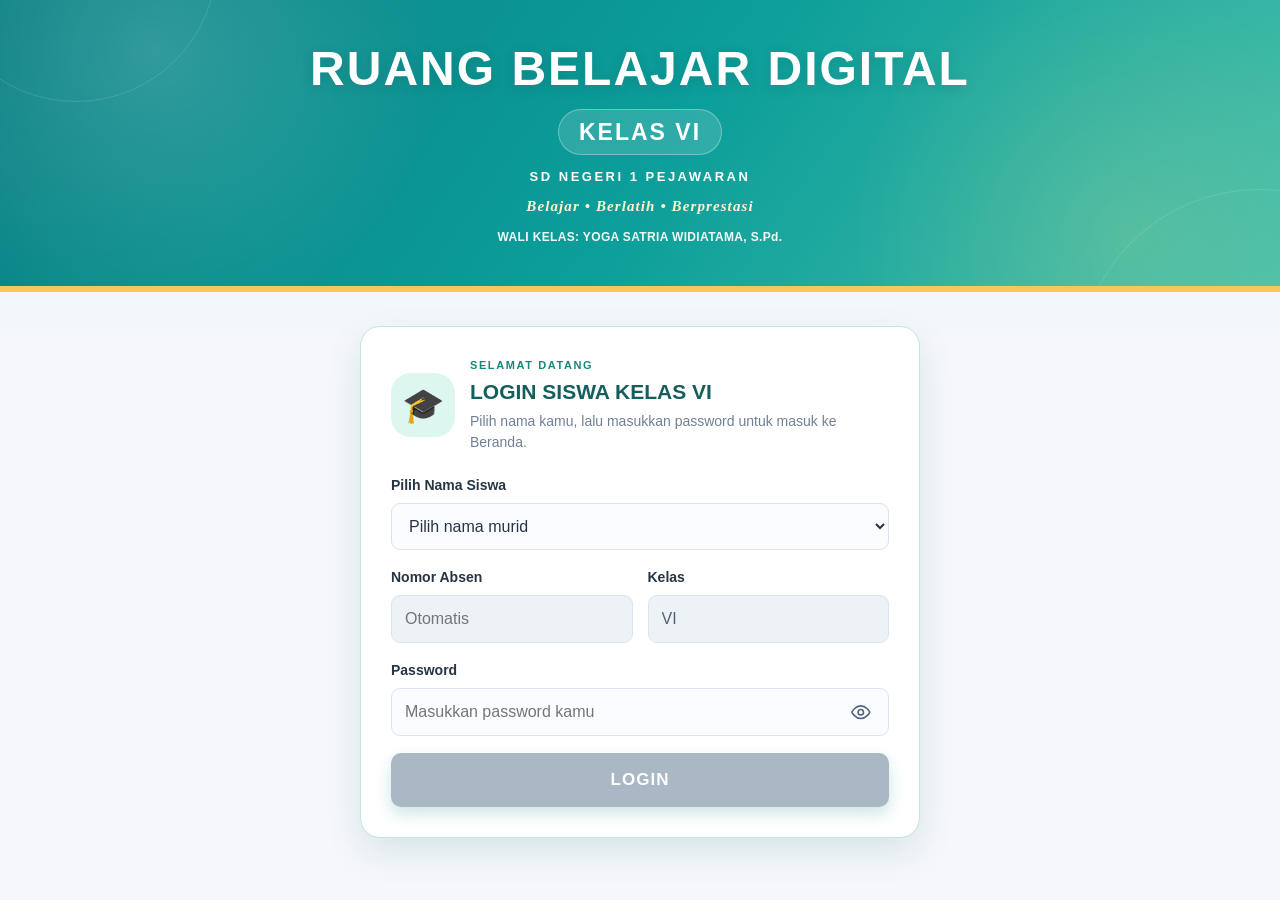
<file: index.html>
<!DOCTYPE html>
<html lang="id">
<head>
  <meta charset="UTF-8">
  <meta name="viewport" content="width=device-width, initial-scale=1.0">
  <meta name="theme-color" content="#173B65">
  <title>Ruang Belajar Digital | Kelas VI - SD Negeri 1 Pejawaran</title>
  <link rel="stylesheet" href="css/style.css">
</head>
<body>
  <header class="header">
    <div class="header-content">
      <h1>RUANG BELAJAR DIGITAL</h1>
      <div class="session-strip" id="sessionStrip" hidden>
        <span id="activeStudentLabel"></span>
      </div>
      <h2>KELAS VI</h2>
      <p class="school-name">SD NEGERI 1 PEJAWARAN</p>
      <p class="tagline">Belajar • Berlatih • Berprestasi</p>
      <p class="creator">WALI KELAS: YOGA SATRIA WIDIATAMA, S.Pd.</p>
    </div>
  </header>

  <main class="container">
    <section class="card identity-card" id="identitySection">
      <div class="login-heading">
        <span class="login-icon">🎓</span>
        <div>
          <p class="login-kicker">SELAMAT DATANG</p>
          <h2>LOGIN SISWA KELAS VI</h2>
          <p class="section-description">Pilih nama kamu, lalu masukkan password untuk masuk ke Beranda.</p>
        </div>
      </div>
      <div class="form-group">
        <label for="namaMurid">Pilih Nama Siswa</label>
        <select id="namaMurid" required>
          <option value="">Pilih nama murid</option>
        </select>
      </div>
      <div class="form-row">
        <div class="form-group">
          <label for="nomorAbsen">Nomor Absen</label>
          <input type="text" id="nomorAbsen" readonly placeholder="Otomatis">
        </div>
        <div class="form-group">
          <label for="kelas">Kelas</label>
          <input type="text" id="kelas" value="VI" readonly>
        </div>
      </div>
      <div class="form-group">
        <label for="passwordMurid">Password</label>
        <div class="password-field">
          <input type="password" id="passwordMurid" placeholder="Masukkan password kamu" autocomplete="off">
          <button type="button" class="password-toggle" id="togglePassword" aria-label="Lihat password" title="Lihat password">
            <svg viewBox="0 0 24 24" aria-hidden="true"><path d="M2 12s3.6-7 10-7 10 7 10 7-3.6 7-10 7S2 12 2 12z"/><circle cx="12" cy="12" r="3"/></svg>
          </button>
        </div>
      </div>
      <button type="button" class="primary-button login-button" id="loginButton" disabled>LOGIN</button>
      <p class="login-error" id="loginError" role="alert" hidden></p>
    </section>

    <div id="appContent" hidden>

    <!-- BERANDA UTAMA: Semester 1, Semester 2, dan TKA -->
    <section class="card main-home-card" id="mainHomeSection">
      <div class="main-home-heading">
        <span class="main-home-kicker">RUANG BELAJAR DIGITAL</span>
        <h2>Selamat Belajar!</h2>
        <p class="section-description">Pilih ruang belajar yang ingin kamu buka.</p>
      </div>
      <div class="main-home-grid">
        <button type="button" class="main-home-button semester-one" id="openSemester1">
          <span class="main-home-icon">📘</span>
          <strong>SEMESTER 1</strong>
          <small>Materi, latihan, dan simulasi semester 1</small>
        </button>
        <button type="button" class="main-home-button semester-two" id="openSemester2">
          <span class="main-home-icon">📗</span>
          <strong>SEMESTER 2</strong>
          <small>Materi belum tersedia</small>
        </button>
        <button type="button" class="main-home-button tka-home" id="openTkaFromHome">
          <span class="main-home-icon">🎓</span>
          <strong>BELAJAR TKA</strong>
          <small>Persiapan TKA Matematika dan Bahasa Indonesia</small>
        </button>
      </div>
      <div class="home-utility-actions">
        <button type="button" id="openHistoryFeature" class="secondary-button home-history-button">📊 RIWAYAT NILAI</button>
        <button type="button" id="logoutButton" class="secondary-button home-logout-button">↪ KELUAR</button>
      </div>
    </section>

    <section class="card semester-two-card" id="semester2Section" hidden>
      <div class="semester-placeholder-icon">📗</div>
      <span class="main-home-kicker">RUANG BELAJAR DIGITAL • SEMESTER 2</span>
      <h2>Semester 2</h2>
      <p class="section-description">Materi pembelajaran Semester 2 belum tersedia.</p>
      <div class="semester-coming-soon">Belum tersedia</div>
      <button type="button" class="secondary-button" id="backSemester2Home">← KEMBALI KE BERANDA</button>
    </section>

    <section class="card tka-panel" id="tkaSubjectSection" hidden>
      <div class="tka-heading">
        <div><span class="tka-kicker">BELAJAR TKA • LANGKAH 1</span><h2>Pilih Mata Pelajaran TKA</h2>
        <p class="section-description">Pilih mata pelajaran yang ingin kamu pelajari.</p></div>
        <span class="tka-step">01</span>
      </div>
      <div class="form-group tka-select-group">
        <label for="tkaSubjectSelect">Mata Pelajaran</label>
        <select id="tkaSubjectSelect">
          <option value="">-- Pilih Matematika atau Bahasa Indonesia --</option>
          <option value="matematika">Matematika</option>
          <option value="bahasa-indonesia">Bahasa Indonesia</option>
        </select>
      </div>
      <button type="button" class="primary-button" id="confirmTkaSubject" disabled>LANJUTKAN</button>
      <button type="button" class="secondary-button tka-back" id="closeTkaSubject">KEMBALI KE BERANDA</button>
    </section>

    <section class="card tka-panel" id="tkaSessionSection" hidden>
      <div class="tka-heading"><div><span class="tka-kicker">BELAJAR TKA • LANGKAH 2</span><h2 id="tkaSelectedSubject">Pilih Sesi</h2>
      <p class="section-description">Tentukan kegiatan yang ingin kamu ikuti.</p></div><span class="tka-step">02</span></div>
      <div class="tka-session-grid">
        <button type="button" class="tka-session-button practice" id="tkaPracticeButton"><span>✏️</span><b>SESI LATIHAN</b><small>Tanpa timer. Kerjakan dengan tenang dan pelajari pembahasan.</small></button>
        <button type="button" class="tka-session-button simulation" id="tkaSimulationButton"><span>⏱️</span><b>SESI SIMULASI</b><small>75 menit per mata pelajaran, mengikuti durasi simulasi yang disepakati.</small></button>
      </div>
      <button type="button" class="secondary-button tka-back" id="backTkaToSubject">KEMBALI PILIH MAPEL</button>
    </section>

    <section class="card tka-panel" id="tkaPackageSection" hidden>
      <div class="tka-heading"><div><span class="tka-kicker" id="tkaPackageKicker">BELAJAR TKA • LANGKAH 3</span><h2 id="tkaPackageTitle">Pilih Paket</h2>
      <p class="section-description">Pilih paket yang ingin kamu kerjakan.</p></div><span class="tka-step">03</span></div>
      <div class="tka-package-grid" id="tkaPackageGrid"></div>
      <div class="tka-package-note"><b>30 soal setiap paket</b><span>20 Pilihan Ganda, 5 Pilihan Ganda Kompleks, dan 5 PGK kategori.</span></div>
      <p class="tka-preparing" id="tkaPreparingMessage">Bank soal sedang disiapkan dan diverifikasi. Paket akan diaktifkan setelah soal, kunci jawaban, dan pembahasannya selesai diperiksa.</p>
      <button type="button" class="secondary-button tka-back" id="backTkaToSession">KEMBALI PILIH SESI</button>
    </section>
    <section class="card subject-card" id="subjectSection">
      <h2>Pilih Mata Pelajaran</h2>
      <p class="section-description">Pilih mata pelajaran yang ingin kamu pelajari.</p>
      <div class="subject-grid">
        <button class="subject-button" data-mapel="matematika"><span class="subject-icon"><svg viewBox="0 0 64 64" aria-hidden="true"><rect x="12" y="7" width="40" height="50" rx="8" fill="#2878D0"/><rect x="18" y="13" width="28" height="10" rx="3" fill="#DCEBFF"/><g fill="#fff"><circle cx="23" cy="33" r="3"/><circle cx="32" cy="33" r="3"/><circle cx="41" cy="33" r="3"/><circle cx="23" cy="43" r="3"/><circle cx="32" cy="43" r="3"/><circle cx="41" cy="43" r="3"/></g></svg></span><span>Matematika</span></button>
        <button class="subject-button" data-mapel="bahasa-indonesia"><span class="subject-icon"><svg viewBox="0 0 64 64" aria-hidden="true"><path d="M8 13c10-4 18-2 24 3v39c-7-5-15-7-24-3z" fill="#4B91DC"/><path d="M56 13c-10-4-18-2-24 3v39c7-5 15-7 24-3z" fill="#78B7F2"/><path d="M14 21c6-2 11-1 15 2M14 29c6-2 11-1 15 2M50 21c-6-2-11-1-15 2M50 29c-6-2-11-1-15 2" stroke="#fff" stroke-width="2.5" fill="none" stroke-linecap="round"/></svg></span><span>Bahasa Indonesia</span></button>
        <button class="subject-button" data-mapel="ipas"><span class="subject-icon"><svg viewBox="0 0 64 64" aria-hidden="true"><path d="M25 8h14v5l-3 4v13l13 21a5 5 0 0 1-4 8H19a5 5 0 0 1-4-8l13-21V17l-3-4z" fill="#E59A35"/><path d="M23 43h18l7 10H16z" fill="#8CCB9C"/><path d="M26 9h12" stroke="#8A5B23" stroke-width="4" stroke-linecap="round"/></svg></span><span>IPAS</span></button>
        <button class="subject-button" data-mapel="pendidikan-pancasila"><span class="subject-icon"><svg viewBox="0 0 64 64" aria-hidden="true"><path d="M32 5c-5 6-12 7-21 7 3 6 4 12 2 18 5 1 8 5 10 11l9 8 9-8c2-6 5-10 10-11-2-6-1-12 2-18-9 0-16-1-21-7z" fill="#D8A52D" stroke="#9A6B12" stroke-width="2"/><path d="M8 20 2 14l3 15 10 9 8 2M56 20l6-6-3 15-10 9-8 2" fill="none" stroke="#D8A52D" stroke-width="4" stroke-linecap="round"/><path d="M32 22l-9 5 2 14 7 5 7-5 2-14z" fill="#D94B45" stroke="#fff" stroke-width="1.5"/><path d="M32 25v17M25 32h14" stroke="#F9E6A4" stroke-width="2"/></svg></span><span>Pendidikan Pancasila</span></button>
        <button class="subject-button" data-mapel="bahasa-inggris"><span class="subject-icon"><svg viewBox="0 0 64 64" aria-hidden="true"><circle cx="32" cy="32" r="25" fill="#8A68C7"/><path d="M8 32h48M32 7c-9 9-9 41 0 50M32 7c9 9 9 41 0 50M14 18h36M14 46h36" stroke="#fff" stroke-width="2.5" fill="none"/><path d="M32 7a25 25 0 0 1 0 50" fill="#D9D0F2" opacity=".45"/></svg></span><span>Bahasa Inggris</span></button>
        <button class="subject-button" data-mapel="seni-rupa"><span class="subject-icon"><svg viewBox="0 0 64 64" aria-hidden="true"><path d="M32 7C17 7 7 18 7 32c0 13 10 23 23 23h5c4 0 6-4 4-7-2-4 1-7 5-7h3c7 0 10-5 10-11C57 17 46 7 32 7z" fill="#D36BA5"/><g fill="#fff"><circle cx="21" cy="24" r="4"/><circle cx="33" cy="18" r="4"/><circle cx="44" cy="26" r="4"/><circle cx="23" cy="39" r="4"/></g></svg></span><span>Seni Rupa</span></button>
        <button class="subject-button" data-mapel="bahasa-jawa"><span class="subject-icon"><svg viewBox="0 0 64 64" aria-hidden="true"><path d="M13 10h38v44H13z" rx="4" fill="#B58B43"/><path d="M20 18h24M20 25h24M20 32h18M20 39h24M20 46h16" stroke="#FFF4D9" stroke-width="3" stroke-linecap="round"/><path d="M8 14v36M56 14v36" stroke="#8B672D" stroke-width="3" stroke-linecap="round"/></svg></span><span>Bahasa Jawa</span></button>
        <button class="subject-button" data-mapel="dawet-ayu"><span class="subject-icon"><svg viewBox="0 0 64 64" aria-hidden="true"><path d="M16 18h32l-4 37H20z" fill="#269B70"/><path d="M19 28h26l-2 22H21z" fill="#DDF5E8"/><path d="M24 32c-3 5 4 5 1 10M33 31c-3 5 4 5 1 10M40 32c-3 5 4 5 1 10" stroke="#269B70" stroke-width="3" fill="none" stroke-linecap="round"/><path d="M25 11h14v7H25zM39 7l7 9" stroke="#269B70" stroke-width="4" stroke-linecap="round"/></svg></span><span>Dawet Ayu Banjarnegara</span></button>

      </div>
      <button type="button" class="secondary-button navigation-back" id="backSubjectsToHome">← KEMBALI KE BERANDA</button>
    </section>

    <section class="card history-card" id="historySection" hidden>
      <h2>Riwayat Nilai</h2>
      <p class="section-description">Riwayat nilai siswa yang sedang login. Riwayat tersimpan pada perangkat dan browser ini.</p>
      <button type="button" id="historyButton" class="secondary-button">LIHAT RIWAYAT SAYA</button>
      <div id="historyContent" class="history-content" hidden></div>
      <button type="button" id="clearHistoryButton" class="text-button" hidden>HAPUS RIWAYAT SAYA PADA PERANGKAT INI</button>
      <button type="button" id="backFromHistory" class="secondary-button">← KEMBALI KE BERANDA</button>
    </section>

    <section class="card" id="actionSection" hidden>
      <h2 id="selectedSubjectTitle">Pilihan Pembelajaran</h2>
      <p class="section-description">Pilih kegiatan yang ingin kamu lakukan.</p>
      <div class="package-grid action-grid">
        <button type="button" id="practiceButton" class="package-button">✍️ LATIHAN PER MATERI</button>
        <button type="button" id="asasButton" class="package-button">📝 SIMULASI ASAS</button>
        <button type="button" id="materialButton" class="package-button">📚 MATERI</button>
        <button type="button" id="englishIndependentButton" class="package-button" hidden>🌐 BELAJAR MANDIRI BAHASA INGGRIS</button>
      </div>
      <button type="button" id="backToSubjects" class="secondary-button navigation-back">← KEMBALI KE PILIHAN MAPEL</button>
    </section>

    <section class="card assessment-panel" id="topicSection" hidden>
      <div class="panel-kicker">LATIHAN BERTAHAP</div>
      <h2 id="topicSectionTitle">Pilih Materi</h2>
      <p class="section-description">Pilih materi yang ingin kamu pelajari. Setiap materi memiliki 1 paket latihan berisi 10 soal tanpa batas waktu.</p>
      <div class="topic-grid" id="topicGrid"></div>
      <button type="button" id="backFromTopics" class="secondary-button">KEMBALI</button>
    </section>

    <section class="card assessment-panel" id="assessmentPackageSection" hidden>
      <div class="panel-kicker">1 PAKET SETIAP MATERI</div>
      <h2 id="assessmentPackageTitle">Pilih Paket Latihan</h2>
      <p class="section-description" id="assessmentPackageDescription">Tersedia 1 paket latihan berisi 10 soal tanpa batas waktu.</p>
      <div class="package-grid" id="assessmentPackageGrid"></div>
      <p class="tka-preparing" hidden style="display:none">Kerjakan setiap soal sesuai petunjuk yang tertera.</p>
      <button type="button" id="backFromAssessmentPackages" class="secondary-button">KEMBALI KE MATERI</button>
    </section>

    <section class="card assessment-panel" id="asasPackageSection" hidden>
      <div class="panel-kicker">SIMULASI PENILAIAN AKHIR SEMESTER</div>
      <h2 id="asasPackageTitle">Simulasi ASAS</h2>
      <p class="section-description">Soal gabungan seluruh materi. Setiap paket berisi 30 soal dan memiliki batas waktu 75 menit.</p>
      <div class="package-grid" id="asasPackageGrid"></div>
      <p class="tka-preparing">Tersedia 2 paket simulasi. Setiap paket berisi 30 soal gabungan. Waktu pengerjaan 75 menit.</p>
      <button type="button" id="backFromAsasPackages" class="secondary-button">KEMBALI</button>
    </section>

    <section class="card material-card" id="materialSection" hidden>
      <h2 id="materialTitle">Materi Pembelajaran</h2>
      <div id="materialContent"><p>Materi pembelajaran akan ditambahkan secara bertahap.</p></div>
      <button type="button" id="backFromMaterial" class="secondary-button">KEMBALI</button>
    </section>

    <section class="card package-card" id="packageSection" hidden>
      <h2 id="packageTitle">Pilih Paket Latihan</h2>
      <p class="section-description" id="packageDescription">Pilih paket latihan yang tersedia.</p>
      <div class="package-grid" id="packageGrid"></div>
      <p class="info-text" id="packageInfo">Pilih paket untuk melihat waktu pengerjaan.</p>
      <button type="button" id="startButton" class="primary-button" disabled>MULAI LATIHAN</button>
      <button type="button" id="backFromPackage" class="secondary-button back-button">KEMBALI</button>
    </section>

    <section class="card quiz-card" id="quizSection" hidden>
      <div class="quiz-top">
        <div>
          <p class="eyebrow" id="quizPackageLabel">MATEMATIKA • PAKET 1</p>
          <h2 id="quizTitle">Bilangan Bulat Dasar</h2>
        </div>
        <div class="mode-note" role="status">
          <span id="quizModeLabel">MODE LATIHAN</span>
          <strong id="quizTimerLabel">Tanpa batas waktu</strong>
        </div>
      </div>
      <p class="section-description" id="quizStudent"></p>
      <div class="progress-track"><div id="progressBar" class="progress-bar"></div></div>
      <p class="progress-label" id="progressLabel">Soal 1 dari 10</p>
      <div id="questionList"></div>
      <div class="question-navigation-actions">
        <button type="button" id="previousQuestion" class="secondary-button">SEBELUMNYA</button>
        <button type="button" id="nextQuestion" class="primary-button">SELANJUTNYA</button>
        <button type="button" id="submitQuiz" class="primary-button" hidden>SELESAI DAN KIRIM JAWABAN</button>
      </div>
      <p class="current-question-label" id="currentQuestionLabel">SOAL 1 DARI 30</p>
      <div class="question-nav-legend" aria-label="Keterangan status nomor soal">
        <span><i class="legend-current"></i>Sedang dikerjakan</span>
        <span><i class="legend-answered"></i>Sudah dijawab</span>
        <span><i class="legend-unanswered"></i>Belum dijawab</span>
      </div>
      <nav class="question-number-nav" id="questionNumberNav" aria-label="Navigasi nomor soal"></nav>
      <div class="quiz-cancel-actions">
        <button type="button" id="cancelQuiz" class="cancel-quiz-button">BATALKAN PENGERJAAN</button>
      </div>
      <p class="quiz-note">Kerjakan dengan teliti dan tenang. Periksa kembali jawaban sebelum memilih selesai. Setelah dikirim, jawaban tidak dapat diubah.</p>
    </section>

    <section class="card result-card" id="resultSection" hidden>
      <h2>Hasil Latihan</h2>
      <div class="score-panel">
        <span>Nilai kamu</span>
        <strong id="finalScore">0</strong>
        <small id="scoreDetail"></small>
      </div>
      <p id="resultIdentity" class="section-description"></p>
      <h3 class="review-heading">Pembahasan Setiap Soal</h3>
      <div id="reviewList"></div>
      <button type="button" id="backToHome" class="primary-button">KEMBALI KE BERANDA</button>
    </section>



    <footer class="footer">
      <p>SD NEGERI 1 PEJAWARAN</p>
      <p>Belajar • Berlatih • Berprestasi</p>
    </footer>
    </div>
  </main>
  <script src="js/app.js?v=20261122-single-sheet-1"></script>
</body>
</html>
</file>
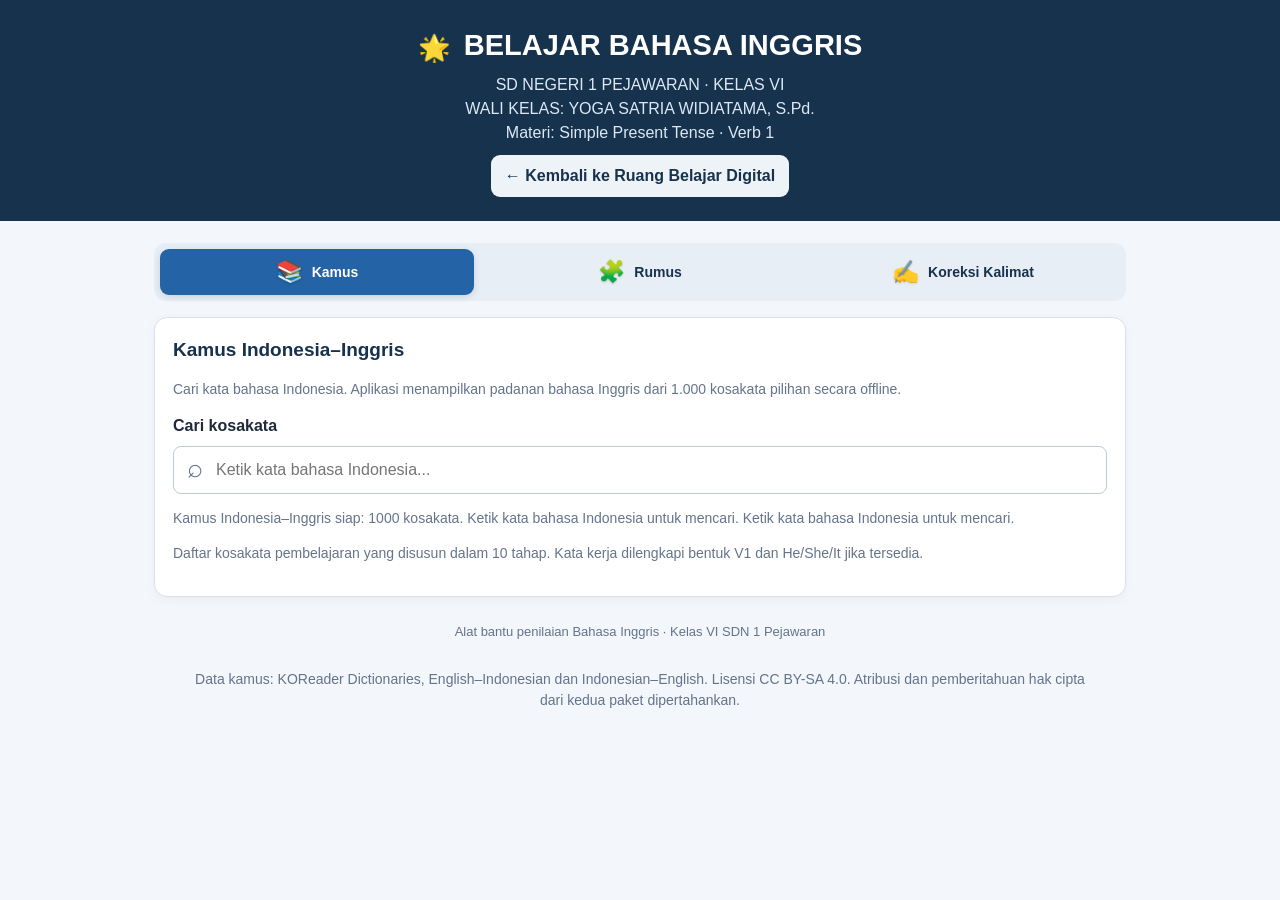
<file: bahasa-inggris.html>
<!DOCTYPE html>
<html lang="id">
<head>
<meta charset="UTF-8">
<meta name="viewport" content="width=device-width, initial-scale=1">
<title>Belajar Bahasa Inggris - Simple Present</title>
<style>
:root{--navy:#17324d;--blue:#2463a6;--bg:#f3f6fa;--line:#d8e1ea;--green:#16794b;--red:#b42318;--amber:#9a6700}
*{box-sizing:border-box}body{margin:0;background:var(--bg);color:#1e293b;font:16px/1.5 Arial,sans-serif}
header{background:var(--navy);color:#fff;text-align:center;padding:24px 14px}header h1{margin:0 0 5px;font-size:clamp(21px,4vw,29px)}header p{margin:0;color:#dce9f5}
main{max-width:1000px;margin:22px auto;padding:0 14px 40px}.card{background:#fff;border:1px solid var(--line);border-radius:13px;padding:18px;margin-bottom:15px;box-shadow:0 3px 12px #18324d0a}
h2{font-size:19px;color:var(--navy);margin:0 0 12px}label{font-weight:700;display:block;margin:10px 0 5px}
select,input,textarea{width:100%;padding:11px;border:1px solid #bdcbd9;border-radius:8px;font:inherit;background:#fff}
button{border:0;border-radius:8px;padding:11px 15px;font-weight:700;font-size:14px;cursor:pointer}.primary{background:var(--blue);color:#fff}.secondary{background:#e8eef5;color:var(--navy)}.danger{background:#fee2e2;color:#991b1b}
.actions{display:flex;gap:9px;flex-wrap:wrap;margin-top:13px}.hint{color:#64748b;font-size:14px}.notice{padding:12px;background:#fff7df;border-left:4px solid #d69e19;border-radius:7px;font-size:14px}
.grid{display:grid;grid-template-columns:1fr 1fr;gap:11px}.q{border:1px solid var(--line);border-radius:9px;padding:10px}.q label{margin:0 0 6px}.q textarea{min-height:66px;resize:vertical}
.result{margin-top:7px;font-size:13px}.ok{color:var(--green)}.bad{color:var(--red)}.warn{color:var(--amber)}
table{width:100%;border-collapse:collapse;font-size:14px}th,td{padding:9px 7px;border-bottom:1px solid var(--line);text-align:left}th{background:#f1f5f9;color:var(--navy)}
.bigscore{font-size:30px;font-weight:800;color:var(--navy)}.hidden{display:none}
footer{text-align:center;color:#64748b;font-size:13px;padding:10px}
@media(max-width:650px){.grid{grid-template-columns:1fr}.card{padding:14px}table{font-size:12px}th,td{padding:7px 5px}}



.search-wrap{position:relative;margin:8px 0 12px}
.search-wrap input{padding-left:42px}
.search-icon{position:absolute;left:14px;top:50%;transform:translateY(-54%);font-size:27px;color:#64748b;pointer-events:none;line-height:1}

.grammar-card{border-top:5px solid #2463a6}
.grammar-card h2{font-size:21px;margin-bottom:6px}
.grammar-intro{background:#f5f9ff;border:1px solid #d8e6f5;border-radius:12px;padding:15px;margin:14px 0}
.grammar-intro h3{margin:7px 0 10px;color:#17324d}
.grammar-tag{display:inline-block;font-size:11px;font-weight:800;letter-spacing:.08em;color:#2463a6;background:#e2efff;padding:4px 9px;border-radius:20px}
.formula{background:#17324d;color:white;border-radius:9px;padding:13px;text-align:center;font-weight:700;font-size:17px;margin:10px 0}
.formula u{color:#ffd66b;text-decoration:none}
.example-pair{display:grid;grid-template-columns:1fr 1fr;gap:9px}
.example-pair div{background:white;border:1px solid #d8e1ea;border-radius:8px;padding:10px}
.example-pair b{display:block;color:#17633f;margin-bottom:4px}
.example-pair span{display:block;color:#64748b;font-size:13px}
.table-scroll{overflow-x:auto}
.grammar-table{min-width:520px;margin-top:8px}
.grammar-tip{background:#fff7df;border-left:4px solid #d69e19;padding:12px;border-radius:8px;margin-top:15px;line-height:1.8}
@media(max-width:650px){.example-pair{grid-template-columns:1fr}.formula{font-size:15px}}


.header-icon{font-size:.9em;vertical-align:-2px;margin-right:5px}.feature-nav{display:flex;gap:9px;flex-wrap:wrap;margin:0 0 16px;padding:6px;background:#e8eef5;border-radius:12px}
.feature-tab{flex:1;min-width:110px;background:transparent;color:#17324d;padding:12px 15px;border-radius:9px;display:flex;align-items:center;justify-content:center;gap:9px}
.feature-tab.active{background:#2463a6;color:#fff;box-shadow:0 2px 7px #17324d25}.tab-icon{font-size:22px;line-height:1;filter:drop-shadow(0 1px 1px #00000018)}
.feature-panel{display:none}
.feature-panel.active{display:block}
@media(max-width:520px){.feature-nav{gap:5px}.feature-tab{min-width:0;padding:11px 7px;font-size:13px}}


.start-screen{min-height:100vh;display:flex;align-items:center;justify-content:center;padding:24px 14px;background:linear-gradient(145deg,#eaf2fb,#f7f9fc)}
.start-card{width:100%;max-width:540px;background:#fff;border:1px solid #d8e1ea;border-radius:20px;padding:30px;box-shadow:0 12px 35px #17324d18;text-align:center}
.start-logo{font-size:42px;margin-bottom:4px}
.start-card h1{font-size:25px;color:#17324d;margin:0}
.start-card h2{font-size:20px;margin:5px 0 8px}
.start-school{font-weight:700;color:#334e68;margin:0}
.start-homeroom{color:#64748b;font-size:14px;margin:3px 0}
.start-divider{height:1px;background:#e2e8f0;margin:20px 0}
.start-card h3{color:#17324d;margin:0 0 8px;text-align:left}
.start-card label{text-align:left}
.identity-grid{display:grid;grid-template-columns:1fr 1fr;gap:12px;margin:15px 0}
.identity-grid div{background:#f1f6fc;border:1px solid #dbe7f3;border-radius:10px;padding:12px}
.identity-grid span{display:block;font-size:13px;color:#64748b}
.identity-grid strong{display:block;font-size:22px;color:#17324d;margin-top:3px}
.start-button{width:100%;padding:14px;font-size:16px;margin-top:5px}
.start-note{font-size:12px;color:#64748b;margin:12px 0 0}
@media(max-width:520px){.start-card{padding:22px 17px}.start-card h1{font-size:22px}}


/* Ensure the start screen is fully hidden after the student presses Start */
.start-screen.hidden{display:none !important}
#appShell.hidden{display:none !important}

.return-home{display:inline-block;margin-top:10px;padding:9px 14px;border-radius:9px;background:#eef3f8;color:#17324d;text-decoration:none;font-weight:700}.return-home:hover{background:#dce8f5}
</style>
</head>
<body>

<div id="appShell">
<header>
<h1><span class="header-icon" aria-hidden="true">🌟</span> BELAJAR BAHASA INGGRIS</h1>
<p>SD NEGERI 1 PEJAWARAN · KELAS VI</p>
<p>WALI KELAS: YOGA SATRIA WIDIATAMA, S.Pd.</p>
<p>Materi: Simple Present Tense · Verb 1</p>
<p><a class="return-home" href="index.html?return=semester1">← Kembali ke Ruang Belajar Digital</a></p>
</header>
<main>



<nav class="feature-nav" aria-label="Fitur belajar Bahasa Inggris">
  <button type="button" class="feature-tab active" data-panel="panel-dictionary"><span class="tab-icon" aria-hidden="true">📚</span><span>Kamus</span></button>
  <button type="button" class="feature-tab" data-panel="panel-grammar"><span class="tab-icon" aria-hidden="true">🧩</span><span>Rumus</span></button>
  <button type="button" class="feature-tab" data-panel="panel-correction"><span class="tab-icon" aria-hidden="true">✍️</span><span>Koreksi Kalimat</span></button>
</nav>

<div id="panel-dictionary" class="feature-panel active">
<section class="card">
<h2>Kamus Indonesia–Inggris</h2>
<p class="hint">Cari kata bahasa Indonesia. Aplikasi menampilkan padanan bahasa Inggris dari 1.000 kosakata pilihan secara offline.</p>
<label for="dictSearch">Cari kosakata</label>
<div class="search-wrap">
<span class="search-icon" aria-hidden="true">⌕</span>
<input id="dictSearch" type="search" placeholder="Ketik kata bahasa Indonesia..." autocomplete="off">
</div>
<p id="dictCount" class="hint" aria-live="polite"></p>
<div id="dictResults" class="wordgrid"></div><p class="hint">Daftar kosakata pembelajaran yang disusun dalam 10 tahap. Kata kerja dilengkapi bentuk V1 dan He/She/It jika tersedia.</p>
</section>



</div>
<div id="panel-grammar" class="feature-panel">
<section class="card grammar-card">
<h2>Belajar Rumus Simple Present – Kalimat Positif</h2>
<p class="hint">Simple Present digunakan untuk menyatakan kebiasaan atau kegiatan yang dilakukan berulang.</p>

<div class="grammar-intro">
  <span class="grammar-tag">POLA KALIMAT</span>
  <h3>1. Dengan I, You, We, They</h3>
  <div class="formula">Subject + Verb 1 + Object / Complement</div>
  <div class="example-pair">
    <div><b>I play football.</b><span>Saya bermain sepak bola.</span></div>
    <div><b>They study English.</b><span>Mereka belajar bahasa Inggris.</span></div>
  </div>
</div>

<div class="grammar-intro">
  <span class="grammar-tag">POLA KALIMAT</span>
  <h3>2. Dengan He, She, It</h3>
  <div class="formula">Subject + Verb 1 <u>+ s/es</u> + Object / Complement</div>
  <div class="example-pair">
    <div><b>She plays football.</b><span>Dia bermain sepak bola.</span></div>
    <div><b>He studies English.</b><span>Dia belajar bahasa Inggris.</span></div>
  </div>
  <p class="hint">Ingat: jika subjeknya He, She, atau It, kata kerja umumnya mendapat tambahan -s atau -es.</p>
</div>

<h3>Aturan penambahan -s / -es</h3>
<div class="table-scroll">
<table class="grammar-table"><thead><tr><th>Aturan</th><th>Perubahan</th><th>Contoh</th></tr></thead><tbody>
<tr><td>Kebanyakan kata kerja</td><td>V1 + <b>s</b></td><td>read → reads<br>play → plays</td></tr>
<tr><td>Akhiran -ch, -sh, -ss, -x, -z</td><td>V1 + <b>es</b></td><td>watch → watches<br>wash → washes</td></tr>
<tr><td>Konsonan + y</td><td>y berubah menjadi <b>ies</b></td><td>study → studies<br>carry → carries</td></tr>
<tr><td>Vokal + y</td><td>V1 + <b>s</b></td><td>play → plays<br>enjoy → enjoys</td></tr>
<tr><td>Bentuk khusus</td><td>Bentuk berubah</td><td>have → has<br>do → does · go → goes</td></tr>
</tbody></table>
</div>
<div class="grammar-tip"><b>Tips mudah diingat</b><br>I / You / We / They → gunakan V1 biasa.<br>He / She / It → tambahkan -s atau -es.</div>
</section>


</div>
<div id="panel-correction" class="feature-panel">
<section class="card">
<h2>Masukkan 10 Kalimat Siswa</h2>
<p class="hint">Ketik kalimat sesuai tulisan siswa. Pemeriksaan memakai aturan dasar untuk siswa pemula. Kapital dan tanda titik tidak dinilai.</p>
<div class="grid" id="questions"></div>
<div class="actions">
<button class="primary" id="grade">Periksa dan Beri Nilai Otomatis</button>
<button class="secondary" id="clear">Kosongkan Jawaban</button>
</div>
</section>

<section class="card hidden" id="results">
<h2>3. Hasil Pemeriksaan</h2>
<div id="studentResult"></div>
<div style="overflow-x:auto;margin-top:12px">
<table><thead><tr><th>No.</th><th>Kalimat asli</th><th>Nilai</th><th>Saran kalimat</th><th>Penjelasan</th></tr></thead><tbody id="details"></tbody></table>
</div>
<p class="hint">Penilaian berfokus pada kata kerja (40%), susunan kalimat (40%), dan makna dasar (20%). Kapital, tanda titik, serta artikel a/an/the menjadi bahan belajar, bukan pengurang nilai pada tahap awal.</p>
</section><section class="card">
<h2>Catatan tentang pemeriksaan</h2>
<div class="notice"><b>Penting:</b> Ini bukan AI generatif. Aplikasi memakai aturan kata dan pola kalimat dasar. Nilai dibagi menjadi subjek 2 poin, kata kerja 4 poin, susunan/pola 2 poin, dan makna dasar 2 poin. Kapital, tanda titik, serta a/an/the tidak mengurangi nilai pada tahap awal. Kalimat yang tidak dikenali tetap perlu diperiksa guru.</div>
</section>

</div>
<footer>Alat bantu penilaian Bahasa Inggris · Kelas VI SDN 1 Pejawaran</footer>
<p class="hint" style="text-align:center;margin:18px auto;max-width:900px">Data kamus: KOReader Dictionaries, English–Indonesian dan Indonesian–English. Lisensi CC BY-SA 4.0. Atribusi dan pemberitahuan hak cipta dari kedua paket dipertahankan.</p></main>
</div>
<script>

let selectedStudentName="Siswa";
const qbox=document.getElementById('questions');
for(let i=1;i<=10;i++){let d=document.createElement('div');d.className='q';d.innerHTML=`<label for="q${i}">Kalimat ${i}</label><textarea id="q${i}" placeholder="Tulis kalimat siswa nomor ${i}"></textarea><div class="result" id="r${i}"></div>`;qbox.appendChild(d)}
const baseVerbs=new Set(`eat drink read write sleep wake run walk jump sit stand speak talk listen hear see look watch play study learn teach sing dance draw paint open close bring take give get buy sell make do cook wash clean sweep mop cut break build fix help work drive ride swim fly climb crawl throw catch kick hit push pull carry hold put keep find search choose think know understand remember forget ask answer tell say call smile laugh cry love like need want use wear meet visit come go leave arrive start finish wait travel send receive win lose`.split(' '));
const thirdForms={go:'goes',do:'does',have:'has',study:'studies',watch:'watches',wash:'washes',teach:'teaches',play:'plays',eat:'eats',drink:'drinks',read:'reads',write:'writes',run:'runs',walk:'walks',like:'likes',love:'loves',want:'wants',need:'needs',help:'helps',work:'works',open:'opens',speak:'speaks',make:'makes',buy:'buys',sing:'sings',dance:'dances',clean:'cleans',sleep:'sleeps',look:'looks',listen:'listens',jump:'jumps',swim:'swims',draw:'draws',cook:'cooks',bring:'brings',take:'takes',give:'gives',find:'finds',call:'calls',visit:'visits',start:'starts',finish:'finishes',wait:'waits',carry:'carries',try:'tries'};
const baseFromThird=Object.fromEntries(Object.entries(thirdForms).map(([a,b])=>[b,a]));
const subjects=new Set(['i','you','we','they','he','she','it']);
const pluralSubject=new Set(['i','you','we','they']);
const thirdSubject=new Set(['he','she','it']);
function wordsOf(s){return s.toLowerCase().replace(/[.,!?;:]/g,' ').replace(/[^a-z\s']/g,' ').trim().split(/\s+/).filter(Boolean)}
function verbInfo(w){if(baseVerbs.has(w))return {base:w,form:'base'};if(baseFromThird[w])return {base:baseFromThird[w],form:'third'};return null}
function inspect(raw){
 if(!raw.trim())return {score:0,status:'Tidak dijawab',note:'Belum ada jawaban.',corrected:'—'};
 const original=raw.trim(), w=wordsOf(original);
 const display=s=>s.charAt(0).toUpperCase()+s.slice(1);
 if(w.length<2)return {score:2,status:'Belum lengkap',note:'Coba buat kalimat dengan subjek dan kata kerja, misalnya I play football.',corrected:'Contoh: I play football'};
 let subject=w[0], negative=false, question=false, vi=-1, info=null, corrected=[...w], notes=[];
 // Bentuk pertanyaan Simple Present: Do/Does + subject + V1 ...
 if(['do','does'].includes(w[0]) && subjects.has(w[1])){
   question=true; subject=w[1]; vi=2; info=verbInfo(w[vi]);
   if(!info)return {score:3,status:'Perlu diperbaiki',note:'Setelah Do/Does, gunakan kata kerja bentuk dasar (V1).',corrected:'Contoh: Does she play football?'};
   if(info.form==='third'){corrected[vi]=info.base;notes.push('Setelah Does, kata kerja kembali ke bentuk dasar (V1).');}
 } else if(subjects.has(subject)){
   let i=1;
   if(['do','does'].includes(w[i]) && (w[i+1]==='not' || w[i+1]==="n't")){
     negative=true; const aux=w[i]; vi=i+2; info=verbInfo(w[vi]);
     if(!info)return {score:3,status:'Perlu diperbaiki',note:'Setelah do not/does not, gunakan kata kerja dasar (V1).',corrected:'Periksa kembali kata kerja setelah do/does not.'};
     if(info.form==='third'){corrected[vi]=info.base;notes.push('Setelah does not, gunakan V1 tanpa -s/-es.');}
     if(thirdSubject.has(subject)&&aux!=='does'){corrected[i]='does';notes.push('Subjek he/she/it menggunakan does not.');}
     if(pluralSubject.has(subject)&&aux==='does'){corrected[i]='do';notes.push('Subjek I/you/we/they menggunakan do not.');}
   } else {
     vi=i; info=verbInfo(w[vi]);
     if(!info)return {score:3,status:'Kata kerja belum dikenali',note:'Kata kerja belum dikenali. Periksa apakah kalimat memakai kata kerja yang sesuai.',corrected:'Contoh: I read a book'};
     const needsThird=thirdSubject.has(subject);
     if(needsThird && info.form==='base'){
       corrected[vi]=thirdForms[info.base]||info.base+'s';
       notes.push(`Subjek ${subject} memakai bentuk kata kerja ${corrected[vi]} dalam Simple Present.`);
     } else if(!needsThird && info.form==='third'){
       corrected[vi]=info.base;
       notes.push(`Subjek ${subject} memakai bentuk dasar ${info.base}.`);
     }
   }
 } else {
   return {score:3,status:'Perlu ditinjau',note:'Pemeriksa belum mengenali pola subjek. Pola latihan: I/You/We/They + V1; He/She/It + V1-s/es.',corrected:'Gunakan pola subjek + kata kerja.'};
 }
 // Rubrik pemula: subjek 2, kata kerja 4, struktur 2, makna dasar 2.
 let subjectScore=2, verbScore=4, structureScore=2, meaningScore=2;
 if(notes.length)verbScore=3;
 if(question && w[w.length-1] && !baseVerbs.has(info.base))structureScore=1;
 // Article a/an/the is taught separately and never deducts at beginner stage.
 const correctedText=display(corrected.join(' '));
 if(notes.length===0)notes.push('Bagus! Pola subjek dan kata kerja sesuai dengan Simple Present Tense.');
 if(w.length>=3 && !['a','an','the'].includes(w[vi+1]) && ['book','door','orange','apple','banana','pen','pencil','bag'].includes(w[vi+1])){
   notes.push('Materi berikutnya: belajar penggunaan a/an sebelum benda tunggal. Hal ini belum mengurangi nilai.');
 }
 notes.push('Huruf kapital dan tanda titik tidak dinilai.');
 const score=subjectScore+verbScore+structureScore+meaningScore;
 return {score,status:score===10?'Benar':'Perlu perbaikan',note:notes.join(' '),corrected:correctedText};
}
document.getElementById('grade').onclick=()=>{
 const name=selectedStudentName;
 const answers=Array.from({length:10},(_,i)=>document.getElementById('q'+(i+1)).value);
 if(answers.every(x=>!x.trim())){alert('Masukkan jawaban siswa terlebih dahulu.');return}
 const checked=answers.map(inspect),total=checked.reduce((a,x)=>a+x.score,0);
 const esc=s=>String(s).replace(/&/g,'&amp;').replace(/</g,'&lt;').replace(/>/g,'&gt;').replace(/"/g,'&quot;');
 document.getElementById('details').innerHTML=checked.map((x,i)=>`<tr><td>${i+1}</td><td>${answers[i].trim()?esc(answers[i]):'(Kosong)'}</td><td><b>${x.score}/10</b></td><td>${esc(x.corrected)}</td><td>${esc(x.status)}<br><span class="${x.score>=9?'ok':x.score>=6?'warn':'bad'}">${esc(x.note)}</span></td></tr>`).join('');
 document.getElementById('studentResult').innerHTML=`<b>${name}</b><div class="bigscore">${total}/100</div><div>Nilai otomatis berdasarkan 10 jawaban. ${checked.filter(x=>x.status==='Tidak dijawab').length} nomor kosong.</div>`;
 document.getElementById('results').classList.remove('hidden');
 document.getElementById('results').scrollIntoView({behavior:'smooth'});
};
document.getElementById('clear').onclick=()=>{if(confirm('Kosongkan semua jawaban?')){for(let i=1;i<=10;i++){document.getElementById('q'+i).value='';document.getElementById('r'+i).textContent=''}}};



const dictionary = [{"id":"makan","en":"eat","pos":"verb","v1":"eat","third":"eats"},{"id":"minum","en":"drink","pos":"verb","v1":"drink","third":"drinks"},{"id":"pergi","en":"go","pos":"verb","v1":"go","third":"goes"},{"id":"datang","en":"come","pos":"verb","v1":"come","third":"comes"},{"id":"pulang","en":"go home","pos":"verb","v1":"","third":""},{"id":"berangkat","en":"leave","pos":"verb","v1":"leave","third":"leaves"},{"id":"belajar","en":"study","pos":"verb","v1":"study","third":"studies"},{"id":"membaca","en":"read","pos":"verb","v1":"read","third":"reads"},{"id":"menulis","en":"write","pos":"verb","v1":"write","third":"writes"},{"id":"bermain","en":"play","pos":"verb","v1":"play","third":"plays"},{"id":"tidur","en":"sleep","pos":"verb","v1":"sleep","third":"sleeps"},{"id":"bangun","en":"wake up","pos":"verb","v1":"","third":""},{"id":"mandi","en":"bathe","pos":"verb","v1":"bathe","third":"bathes"},{"id":"mencuci","en":"wash","pos":"verb","v1":"wash","third":"washes"},{"id":"memasak","en":"cook","pos":"verb","v1":"cook","third":"cooks"},{"id":"membeli","en":"buy","pos":"verb","v1":"buy","third":"buys"},{"id":"menjual","en":"sell","pos":"verb","v1":"sell","third":"sells"},{"id":"melihat","en":"see","pos":"verb","v1":"see","third":"sees"},{"id":"menonton","en":"watch","pos":"verb","v1":"watch","third":"watches"},{"id":"mendengar","en":"hear","pos":"verb","v1":"hear","third":"hears"},{"id":"mendengarkan","en":"listen to","pos":"verb","v1":"","third":""},{"id":"berbicara","en":"speak","pos":"verb","v1":"speak","third":"speaks"},{"id":"mengatakan","en":"say","pos":"verb","v1":"say","third":"says"},{"id":"bertanya","en":"ask","pos":"verb","v1":"ask","third":"asks"},{"id":"menjawab","en":"answer","pos":"verb","v1":"answer","third":"answers"},{"id":"membantu","en":"help","pos":"verb","v1":"help","third":"helps"},{"id":"bekerja","en":"work","pos":"verb","v1":"work","third":"works"},{"id":"berjalan","en":"walk","pos":"verb","v1":"walk","third":"walks"},{"id":"berlari","en":"run","pos":"verb","v1":"run","third":"runs"},{"id":"melompat","en":"jump","pos":"verb","v1":"jump","third":"jumps"},{"id":"duduk","en":"sit","pos":"verb","v1":"sit","third":"sits"},{"id":"berdiri","en":"stand","pos":"verb","v1":"stand","third":"stands"},{"id":"membuka","en":"open","pos":"verb","v1":"open","third":"opens"},{"id":"menutup","en":"close","pos":"verb","v1":"close","third":"closes"},{"id":"membawa","en":"bring","pos":"verb","v1":"bring","third":"brings"},{"id":"mengambil","en":"take","pos":"verb","v1":"take","third":"takes"},{"id":"memberi","en":"give","pos":"verb","v1":"give","third":"gives"},{"id":"membuat","en":"make","pos":"verb","v1":"make","third":"makes"},{"id":"menggunakan","en":"use","pos":"verb","v1":"use","third":"uses"},{"id":"menyukai","en":"like","pos":"verb","v1":"like","third":"likes"},{"id":"mencintai","en":"love","pos":"verb","v1":"love","third":"loves"},{"id":"mengetahui","en":"know","pos":"verb","v1":"know","third":"knows"},{"id":"berpikir","en":"think","pos":"verb","v1":"think","third":"thinks"},{"id":"memahami","en":"understand","pos":"verb","v1":"understand","third":"understands"},{"id":"mengajar","en":"teach","pos":"verb","v1":"teach","third":"teaches"},{"id":"menggambar","en":"draw","pos":"verb","v1":"draw","third":"draws"},{"id":"menyanyi","en":"sing","pos":"verb","v1":"sing","third":"sings"},{"id":"menari","en":"dance","pos":"verb","v1":"dance","third":"dances"},{"id":"berenang","en":"swim","pos":"verb","v1":"swim","third":"swims"},{"id":"membersihkan","en":"clean","pos":"verb","v1":"clean","third":"cleans"},{"id":"menunggu","en":"wait","pos":"verb","v1":"wait","third":"waits"},{"id":"mencari","en":"look for","pos":"verb","v1":"","third":""},{"id":"menemukan","en":"find","pos":"verb","v1":"find","third":"finds"},{"id":"memakai","en":"wear","pos":"verb","v1":"wear","third":"wears"},{"id":"memakai/menggunakan","en":"wear / use","pos":"verb","v1":"wear","third":"wears"},{"id":"membayar","en":"pay","pos":"verb","v1":"pay","third":"pays"},{"id":"mengirim","en":"send","pos":"verb","v1":"send","third":"sends"},{"id":"menerima","en":"receive","pos":"verb","v1":"receive","third":"receives"},{"id":"memulai","en":"start","pos":"verb","v1":"start","third":"starts"},{"id":"mengakhiri","en":"finish","pos":"verb","v1":"finish","third":"finishes"},{"id":"berhenti","en":"stop","pos":"verb","v1":"stop","third":"stops"},{"id":"mencoba","en":"try","pos":"verb","v1":"try","third":"tries"},{"id":"memilih","en":"choose","pos":"verb","v1":"choose","third":"chooses"},{"id":"mengingat","en":"remember","pos":"verb","v1":"remember","third":"remembers"},{"id":"lupa","en":"forget","pos":"verb","v1":"forget","third":"forgets"},{"id":"hidup/tinggal","en":"live","pos":"verb","v1":"live","third":"lives"},{"id":"tinggal/menetap","en":"stay","pos":"verb","v1":"stay","third":"stays"},{"id":"tiba","en":"arrive","pos":"verb","v1":"arrive","third":"arrives"},{"id":"bertemu","en":"meet","pos":"verb","v1":"meet","third":"meets"},{"id":"menyiram","en":"water","pos":"verb","v1":"water","third":"waters"},{"id":"memberi makan","en":"feed","pos":"verb","v1":"feed","third":"feeds"},{"id":"terbang","en":"fly","pos":"verb","v1":"fly","third":"flies"},{"id":"jatuh","en":"fall","pos":"verb","v1":"fall","third":"falls"},{"id":"menang","en":"win","pos":"verb","v1":"win","third":"wins"},{"id":"kalah","en":"lose","pos":"verb","v1":"lose","third":"loses"},{"id":"berdoa","en":"pray","pos":"verb","v1":"pray","third":"prays"},{"id":"tertawa","en":"laugh","pos":"verb","v1":"laugh","third":"laughs"},{"id":"menangis","en":"cry","pos":"verb","v1":"cry","third":"cries"},{"id":"tersenyum","en":"smile","pos":"verb","v1":"smile","third":"smiles"},{"id":"memotong","en":"cut","pos":"verb","v1":"cut","third":"cuts"},{"id":"mendorong","en":"push","pos":"verb","v1":"push","third":"pushes"},{"id":"menarik","en":"pull","pos":"verb","v1":"pull","third":"pulls"},{"id":"mengendarai","en":"ride","pos":"verb","v1":"ride","third":"rides"},{"id":"mengemudi","en":"drive","pos":"verb","v1":"drive","third":"drives"},{"id":"memperbaiki","en":"repair","pos":"verb","v1":"repair","third":"repairs"},{"id":"mengikuti","en":"follow","pos":"verb","v1":"follow","third":"follows"},{"id":"mengunjungi","en":"visit","pos":"verb","v1":"visit","third":"visits"},{"id":"mengulang","en":"repeat","pos":"verb","v1":"repeat","third":"repeats"},{"id":"rumah","en":"house","pos":"noun","v1":"","third":""},{"id":"sekolah","en":"school","pos":"noun","v1":"","third":""},{"id":"kelas","en":"classroom","pos":"noun","v1":"","third":""},{"id":"buku","en":"book","pos":"noun","v1":"","third":""},{"id":"pensil","en":"pencil","pos":"noun","v1":"","third":""},{"id":"pulpen","en":"pen","pos":"noun","v1":"","third":""},{"id":"penghapus","en":"eraser","pos":"noun","v1":"","third":""},{"id":"penggaris","en":"ruler","pos":"noun","v1":"","third":""},{"id":"tas","en":"bag","pos":"noun","v1":"","third":""},{"id":"meja","en":"table","pos":"noun","v1":"","third":""},{"id":"kursi","en":"chair","pos":"noun","v1":"","third":""},{"id":"pintu","en":"door","pos":"noun","v1":"","third":""},{"id":"jendela","en":"window","pos":"noun","v1":"","third":""},{"id":"papan tulis","en":"blackboard","pos":"noun","v1":"","third":""},{"id":"guru","en":"teacher","pos":"noun","v1":"","third":""},{"id":"siswa","en":"student","pos":"noun","v1":"","third":""},{"id":"teman","en":"friend","pos":"noun","v1":"","third":""},{"id":"kepala sekolah","en":"principal","pos":"noun","v1":"","third":""},{"id":"pelajaran","en":"lesson","pos":"noun","v1":"","third":""},{"id":"pekerjaan rumah","en":"homework","pos":"noun","v1":"","third":""},{"id":"keluarga","en":"family","pos":"noun","v1":"","third":""},{"id":"ayah","en":"father","pos":"noun","v1":"","third":""},{"id":"ibu","en":"mother","pos":"noun","v1":"","third":""},{"id":"orang tua","en":"parents","pos":"noun","v1":"","third":""},{"id":"anak","en":"child","pos":"noun","v1":"","third":""},{"id":"kakak","en":"older brother / older sister","pos":"noun","v1":"","third":""},{"id":"adik","en":"younger brother / younger sister","pos":"noun","v1":"","third":""},{"id":"saudara","en":"sibling","pos":"noun","v1":"","third":""},{"id":"kakek","en":"grandfather","pos":"noun","v1":"","third":""},{"id":"nenek","en":"grandmother","pos":"noun","v1":"","third":""},{"id":"paman","en":"uncle","pos":"noun","v1":"","third":""},{"id":"bibi","en":"aunt","pos":"noun","v1":"","third":""},{"id":"air","en":"water","pos":"noun","v1":"","third":""},{"id":"nasi","en":"rice","pos":"noun","v1":"","third":""},{"id":"roti","en":"bread","pos":"noun","v1":"","third":""},{"id":"susu","en":"milk","pos":"noun","v1":"","third":""},{"id":"telur","en":"egg","pos":"noun","v1":"","third":""},{"id":"ikan","en":"fish","pos":"noun","v1":"","third":""},{"id":"ayam","en":"chicken","pos":"noun","v1":"","third":""},{"id":"daging","en":"meat","pos":"noun","v1":"","third":""},{"id":"sayur","en":"vegetable","pos":"noun","v1":"","third":""},{"id":"buah","en":"fruit","pos":"noun","v1":"","third":""},{"id":"apel","en":"apple","pos":"noun","v1":"","third":""},{"id":"pisang","en":"banana","pos":"noun","v1":"","third":""},{"id":"jeruk","en":"orange","pos":"noun","v1":"","third":""},{"id":"mangga","en":"mango","pos":"noun","v1":"","third":""},{"id":"makanan","en":"food","pos":"noun","v1":"","third":""},{"id":"minuman","en":"drink","pos":"noun","v1":"","third":""},{"id":"kucing","en":"cat","pos":"noun","v1":"","third":""},{"id":"anjing","en":"dog","pos":"noun","v1":"","third":""},{"id":"burung","en":"bird","pos":"noun","v1":"","third":""},{"id":"sapi","en":"cow","pos":"noun","v1":"","third":""},{"id":"kambing","en":"goat","pos":"noun","v1":"","third":""},{"id":"kuda","en":"horse","pos":"noun","v1":"","third":""},{"id":"kelinci","en":"rabbit","pos":"noun","v1":"","third":""},{"id":"gajah","en":"elephant","pos":"noun","v1":"","third":""},{"id":"harimau","en":"tiger","pos":"noun","v1":"","third":""},{"id":"singa","en":"lion","pos":"noun","v1":"","third":""},{"id":"ayam jantan","en":"rooster","pos":"noun","v1":"","third":""},{"id":"bebek","en":"duck","pos":"noun","v1":"","third":""},{"id":"mata","en":"eye","pos":"noun","v1":"","third":""},{"id":"telinga","en":"ear","pos":"noun","v1":"","third":""},{"id":"hidung","en":"nose","pos":"noun","v1":"","third":""},{"id":"mulut","en":"mouth","pos":"noun","v1":"","third":""},{"id":"gigi","en":"tooth","pos":"noun","v1":"","third":""},{"id":"kepala","en":"head","pos":"noun","v1":"","third":""},{"id":"rambut","en":"hair","pos":"noun","v1":"","third":""},{"id":"tangan","en":"hand","pos":"noun","v1":"","third":""},{"id":"jari","en":"finger","pos":"noun","v1":"","third":""},{"id":"kaki","en":"foot / leg","pos":"noun","v1":"","third":""},{"id":"perut","en":"stomach","pos":"noun","v1":"","third":""},{"id":"punggung","en":"back","pos":"noun","v1":"","third":""},{"id":"matahari","en":"sun","pos":"noun","v1":"","third":""},{"id":"bulan","en":"moon","pos":"noun","v1":"","third":""},{"id":"bintang","en":"star","pos":"noun","v1":"","third":""},{"id":"langit","en":"sky","pos":"noun","v1":"","third":""},{"id":"awan","en":"cloud","pos":"noun","v1":"","third":""},{"id":"hujan","en":"rain","pos":"noun","v1":"","third":""},{"id":"angin","en":"wind","pos":"noun","v1":"","third":""},{"id":"pohon","en":"tree","pos":"noun","v1":"","third":""},{"id":"bunga","en":"flower","pos":"noun","v1":"","third":""},{"id":"daun","en":"leaf","pos":"noun","v1":"","third":""},{"id":"gunung","en":"mountain","pos":"noun","v1":"","third":""},{"id":"sungai","en":"river","pos":"noun","v1":"","third":""},{"id":"laut","en":"sea","pos":"noun","v1":"","third":""},{"id":"pantai","en":"beach","pos":"noun","v1":"","third":""},{"id":"tanah","en":"ground / soil","pos":"noun","v1":"","third":""},{"id":"batu","en":"stone","pos":"noun","v1":"","third":""},{"id":"mobil","en":"car","pos":"noun","v1":"","third":""},{"id":"sepeda","en":"bicycle","pos":"noun","v1":"","third":""},{"id":"sepeda motor","en":"motorcycle","pos":"noun","v1":"","third":""},{"id":"bus","en":"bus","pos":"noun","v1":"","third":""},{"id":"kereta api","en":"train","pos":"noun","v1":"","third":""},{"id":"pesawat","en":"airplane","pos":"noun","v1":"","third":""},{"id":"kapal","en":"ship","pos":"noun","v1":"","third":""},{"id":"jalan","en":"road","pos":"noun","v1":"","third":""},{"id":"pasar","en":"market","pos":"noun","v1":"","third":""},{"id":"toko","en":"shop","pos":"noun","v1":"","third":""},{"id":"rumah sakit","en":"hospital","pos":"noun","v1":"","third":""},{"id":"perpustakaan","en":"library","pos":"noun","v1":"","third":""},{"id":"masjid","en":"mosque","pos":"noun","v1":"","third":""},{"id":"gereja","en":"church","pos":"noun","v1":"","third":""},{"id":"baju","en":"clothes","pos":"noun","v1":"","third":""},{"id":"kemeja","en":"shirt","pos":"noun","v1":"","third":""},{"id":"celana","en":"trousers","pos":"noun","v1":"","third":""},{"id":"rok","en":"skirt","pos":"noun","v1":"","third":""},{"id":"sepatu","en":"shoes","pos":"noun","v1":"","third":""},{"id":"kaus kaki","en":"socks","pos":"noun","v1":"","third":""},{"id":"topi","en":"hat","pos":"noun","v1":"","third":""},{"id":"seragam","en":"uniform","pos":"noun","v1":"","third":""},{"id":"uang","en":"money","pos":"noun","v1":"","third":""},{"id":"waktu","en":"time","pos":"noun","v1":"","third":""},{"id":"hari","en":"day","pos":"noun","v1":"","third":""},{"id":"minggu","en":"week","pos":"noun","v1":"","third":""},{"id":"tahun","en":"year","pos":"noun","v1":"","third":""},{"id":"pagi","en":"morning","pos":"noun","v1":"","third":""},{"id":"siang","en":"afternoon","pos":"noun","v1":"","third":""},{"id":"sore","en":"evening","pos":"noun","v1":"","third":""},{"id":"malam","en":"night","pos":"noun","v1":"","third":""},{"id":"nama","en":"name","pos":"noun","v1":"","third":""},{"id":"umur","en":"age","pos":"noun","v1":"","third":""},{"id":"pertanyaan","en":"question","pos":"noun","v1":"","third":""},{"id":"jawaban","en":"answer","pos":"noun","v1":"","third":""},{"id":"kata","en":"word","pos":"noun","v1":"","third":""},{"id":"kalimat","en":"sentence","pos":"noun","v1":"","third":""},{"id":"bahasa","en":"language","pos":"noun","v1":"","third":""},{"id":"bahasa Inggris","en":"English","pos":"noun","v1":"","third":""},{"id":"angka","en":"number","pos":"noun","v1":"","third":""},{"id":"warna","en":"colour / color","pos":"noun","v1":"","third":""},{"id":"gambar","en":"picture","pos":"noun","v1":"","third":""},{"id":"lagu","en":"song","pos":"noun","v1":"","third":""},{"id":"permainan","en":"game","pos":"noun","v1":"","third":""},{"id":"olahraga","en":"sport","pos":"noun","v1":"","third":""},{"id":"sepak bola","en":"football / soccer","pos":"noun","v1":"","third":""},{"id":"bola","en":"ball","pos":"noun","v1":"","third":""},{"id":"besar","en":"big","pos":"adjective","v1":"","third":""},{"id":"kecil","en":"small","pos":"adjective","v1":"","third":""},{"id":"tinggi","en":"tall","pos":"adjective","v1":"","third":""},{"id":"pendek","en":"short","pos":"adjective","v1":"","third":""},{"id":"panjang","en":"long","pos":"adjective","v1":"","third":""},{"id":"pendek (ukuran)","en":"short","pos":"adjective","v1":"","third":""},{"id":"lebar","en":"wide","pos":"adjective","v1":"","third":""},{"id":"sempit","en":"narrow","pos":"adjective","v1":"","third":""},{"id":"bagus","en":"good","pos":"adjective","v1":"","third":""},{"id":"buruk","en":"bad","pos":"adjective","v1":"","third":""},{"id":"baik","en":"kind / good","pos":"adjective","v1":"","third":""},{"id":"cantik","en":"beautiful","pos":"adjective","v1":"","third":""},{"id":"tampan","en":"handsome","pos":"adjective","v1":"","third":""},{"id":"jelek","en":"ugly","pos":"adjective","v1":"","third":""},{"id":"pintar","en":"clever","pos":"adjective","v1":"","third":""},{"id":"rajin","en":"diligent","pos":"adjective","v1":"","third":""},{"id":"malas","en":"lazy","pos":"adjective","v1":"","third":""},{"id":"cepat","en":"fast","pos":"adjective","v1":"","third":""},{"id":"lambat","en":"slow","pos":"adjective","v1":"","third":""},{"id":"kuat","en":"strong","pos":"adjective","v1":"","third":""},{"id":"lemah","en":"weak","pos":"adjective","v1":"","third":""},{"id":"mudah","en":"easy","pos":"adjective","v1":"","third":""},{"id":"sulit","en":"difficult","pos":"adjective","v1":"","third":""},{"id":"panas","en":"hot","pos":"adjective","v1":"","third":""},{"id":"dingin","en":"cold","pos":"adjective","v1":"","third":""},{"id":"hangat","en":"warm","pos":"adjective","v1":"","third":""},{"id":"sejuk","en":"cool","pos":"adjective","v1":"","third":""},{"id":"baru","en":"new","pos":"adjective","v1":"","third":""},{"id":"lama","en":"old","pos":"adjective","v1":"","third":""},{"id":"muda","en":"young","pos":"adjective","v1":"","third":""},{"id":"tua","en":"old","pos":"adjective","v1":"","third":""},{"id":"bersih","en":"clean","pos":"adjective","v1":"","third":""},{"id":"kotor","en":"dirty","pos":"adjective","v1":"","third":""},{"id":"mahal","en":"expensive","pos":"adjective","v1":"","third":""},{"id":"murah","en":"cheap","pos":"adjective","v1":"","third":""},{"id":"senang","en":"happy","pos":"adjective","v1":"","third":""},{"id":"sedih","en":"sad","pos":"adjective","v1":"","third":""},{"id":"marah","en":"angry","pos":"adjective","v1":"","third":""},{"id":"takut","en":"afraid","pos":"adjective","v1":"","third":""},{"id":"lelah","en":"tired","pos":"adjective","v1":"","third":""},{"id":"lapar","en":"hungry","pos":"adjective","v1":"","third":""},{"id":"haus","en":"thirsty","pos":"adjective","v1":"","third":""},{"id":"penuh","en":"full","pos":"adjective","v1":"","third":""},{"id":"kosong","en":"empty","pos":"adjective","v1":"","third":""},{"id":"terang","en":"bright","pos":"adjective","v1":"","third":""},{"id":"gelap","en":"dark","pos":"adjective","v1":"","third":""},{"id":"merah","en":"red","pos":"adjective","v1":"","third":""},{"id":"biru","en":"blue","pos":"adjective","v1":"","third":""},{"id":"kuning","en":"yellow","pos":"adjective","v1":"","third":""},{"id":"hijau","en":"green","pos":"adjective","v1":"","third":""},{"id":"hitam","en":"black","pos":"adjective","v1":"","third":""},{"id":"putih","en":"white","pos":"adjective","v1":"","third":""},{"id":"cokelat","en":"brown","pos":"adjective","v1":"","third":""},{"id":"ungu","en":"purple","pos":"adjective","v1":"","third":""},{"id":"jingga","en":"orange","pos":"adjective","v1":"","third":""},{"id":"abu-abu","en":"grey / gray","pos":"adjective","v1":"","third":""},{"id":"ramah","en":"friendly","pos":"adjective","v1":"","third":""},{"id":"jujur","en":"honest","pos":"adjective","v1":"","third":""},{"id":"sopan","en":"polite","pos":"adjective","v1":"","third":""},{"id":"berani","en":"brave","pos":"adjective","v1":"","third":""},{"id":"aman","en":"safe","pos":"adjective","v1":"","third":""},{"id":"berbahaya","en":"dangerous","pos":"adjective","v1":"","third":""},{"id":"sehat","en":"healthy","pos":"adjective","v1":"","third":""},{"id":"sakit","en":"sick","pos":"adjective","v1":"","third":""},{"id":"sibuk","en":"busy","pos":"adjective","v1":"","third":""},{"id":"gratis","en":"free","pos":"adjective","v1":"","third":""},{"id":"terkenal","en":"famous","pos":"adjective","v1":"","third":""},{"id":"penting","en":"important","pos":"adjective","v1":"","third":""},{"id":"benar","en":"correct","pos":"adjective","v1":"","third":""},{"id":"salah","en":"wrong","pos":"adjective","v1":"","third":""},{"id":"saya","en":"I","pos":"pronoun","v1":"","third":""},{"id":"kamu","en":"you","pos":"pronoun","v1":"","third":""},{"id":"dia (laki-laki)","en":"he","pos":"pronoun","v1":"","third":""},{"id":"dia (perempuan)","en":"she","pos":"pronoun","v1":"","third":""},{"id":"itu","en":"it","pos":"pronoun","v1":"","third":""},{"id":"kami/kita","en":"we","pos":"pronoun","v1":"","third":""},{"id":"mereka","en":"they","pos":"pronoun","v1":"","third":""},{"id":"ini","en":"this","pos":"determiner","v1":"","third":""},{"id":"itu (benda jauh)","en":"that","pos":"determiner","v1":"","third":""},{"id":"di sini","en":"here","pos":"adverb","v1":"","third":""},{"id":"di sana","en":"there","pos":"adverb","v1":"","third":""},{"id":"dan","en":"and","pos":"conjunction","v1":"","third":""},{"id":"atau","en":"or","pos":"conjunction","v1":"","third":""},{"id":"tetapi","en":"but","pos":"conjunction","v1":"","third":""},{"id":"karena","en":"because","pos":"conjunction","v1":"","third":""},{"id":"dengan","en":"with","pos":"preposition","v1":"","third":""},{"id":"tanpa","en":"without","pos":"preposition","v1":"","third":""},{"id":"di","en":"in / at / on","pos":"preposition","v1":"","third":""},{"id":"ke","en":"to","pos":"preposition","v1":"","third":""},{"id":"dari","en":"from","pos":"preposition","v1":"","third":""},{"id":"untuk","en":"for","pos":"preposition","v1":"","third":""},{"id":"pada","en":"at / on","pos":"preposition","v1":"","third":""},{"id":"di atas","en":"on / above","pos":"preposition","v1":"","third":""},{"id":"di bawah","en":"under / below","pos":"preposition","v1":"","third":""},{"id":"di depan","en":"in front of","pos":"preposition","v1":"","third":""},{"id":"di belakang","en":"behind","pos":"preposition","v1":"","third":""},{"id":"selalu","en":"always","pos":"adverb","v1":"","third":""},{"id":"biasanya","en":"usually","pos":"adverb","v1":"","third":""},{"id":"sering","en":"often","pos":"adverb","v1":"","third":""},{"id":"kadang-kadang","en":"sometimes","pos":"adverb","v1":"","third":""},{"id":"tidak pernah","en":"never","pos":"adverb","v1":"","third":""},{"id":"setiap hari","en":"every day","pos":"adverb","v1":"","third":""},{"id":"sekarang","en":"now","pos":"adverb","v1":"","third":""},{"id":"nanti","en":"later","pos":"adverb","v1":"","third":""},{"id":"kemarin","en":"yesterday","pos":"adverb","v1":"","third":""},{"id":"besok","en":"tomorrow","pos":"adverb","v1":"","third":""},{"id":"hari ini","en":"today","pos":"adverb","v1":"","third":""},{"id":"kemudian","en":"then","pos":"adverb","v1":"","third":""},{"id":"satu","en":"one","pos":"number","v1":"","third":""},{"id":"dua","en":"two","pos":"number","v1":"","third":""},{"id":"tiga","en":"three","pos":"number","v1":"","third":""},{"id":"empat","en":"four","pos":"number","v1":"","third":""},{"id":"lima","en":"five","pos":"number","v1":"","third":""},{"id":"enam","en":"six","pos":"number","v1":"","third":""},{"id":"tujuh","en":"seven","pos":"number","v1":"","third":""},{"id":"delapan","en":"eight","pos":"number","v1":"","third":""},{"id":"sembilan","en":"nine","pos":"number","v1":"","third":""},{"id":"sepuluh","en":"ten","pos":"number","v1":"","third":""},{"id":"apa","en":"what","pos":"question word","v1":"","third":""},{"id":"siapa","en":"who","pos":"question word","v1":"","third":""},{"id":"di mana","en":"where","pos":"question word","v1":"","third":""},{"id":"kapan","en":"when","pos":"question word","v1":"","third":""},{"id":"mengapa","en":"why","pos":"question word","v1":"","third":""},{"id":"bagaimana","en":"how","pos":"question word","v1":"","third":""},{"id":"menyiapkan makanan","en":"prepare food","pos":"verb","v1":"prepare food","third":"prepares food"},{"id":"memanggang","en":"bake","pos":"verb","v1":"bake","third":"bakes"},{"id":"menggoreng","en":"fry","pos":"verb","v1":"fry","third":"fries"},{"id":"merebus","en":"boil","pos":"verb","v1":"boil","third":"boils"},{"id":"mencampur","en":"mix","pos":"verb","v1":"mix","third":"mixes"},{"id":"menuangkan","en":"pour","pos":"verb","v1":"pour","third":"pours"},{"id":"mencicipi","en":"taste","pos":"verb","v1":"taste","third":"tastes"},{"id":"mengunyah","en":"chew","pos":"verb","v1":"chew","third":"chews"},{"id":"menelan","en":"swallow","pos":"verb","v1":"swallow","third":"swallows"},{"id":"memesan","en":"order","pos":"verb","v1":"order","third":"orders"},{"id":"menghitung","en":"count","pos":"verb","v1":"count","third":"counts"},{"id":"mengukur","en":"measure","pos":"verb","v1":"measure","third":"measures"},{"id":"mengisi","en":"fill","pos":"verb","v1":"fill","third":"fills"},{"id":"mengosongkan","en":"empty","pos":"verb","v1":"empty","third":"empties"},{"id":"membangun","en":"build","pos":"verb","v1":"build","third":"builds"},{"id":"menghancurkan","en":"destroy","pos":"verb","v1":"destroy","third":"destroys"},{"id":"mengganti","en":"replace","pos":"verb","v1":"replace","third":"replaces"},{"id":"mengubah","en":"change","pos":"verb","v1":"change","third":"changes"},{"id":"melanjutkan","en":"continue","pos":"verb","v1":"continue","third":"continues"},{"id":"berlatih","en":"practice","pos":"verb","v1":"practice","third":"practices"},{"id":"bepergian","en":"travel","pos":"verb","v1":"travel","third":"travels"},{"id":"tinggal","en":"live","pos":"verb","v1":"live","third":"lives"},{"id":"menetap","en":"stay","pos":"verb","v1":"stay","third":"stays"},{"id":"pindah","en":"move","pos":"verb","v1":"move","third":"moves"},{"id":"memimpin","en":"lead","pos":"verb","v1":"lead","third":"leads"},{"id":"menjaga","en":"guard","pos":"verb","v1":"guard","third":"guards"},{"id":"melindungi","en":"protect","pos":"verb","v1":"protect","third":"protects"},{"id":"menyelamatkan","en":"save","pos":"verb","v1":"save","third":"saves"},{"id":"berbagi","en":"share","pos":"verb","v1":"share","third":"shares"},{"id":"kerbau","en":"buffalo","pos":"noun","v1":"","third":""},{"id":"tikus","en":"mouse","pos":"noun","v1":"","third":""},{"id":"monyet","en":"monkey","pos":"noun","v1":"","third":""},{"id":"ular","en":"snake","pos":"noun","v1":"","third":""},{"id":"katak","en":"frog","pos":"noun","v1":"","third":""},{"id":"kupu-kupu","en":"butterfly","pos":"noun","v1":"","third":""},{"id":"lebah","en":"bee","pos":"noun","v1":"","third":""},{"id":"semut","en":"ant","pos":"noun","v1":"","third":""},{"id":"nyamuk","en":"mosquito","pos":"noun","v1":"","third":""},{"id":"lalat","en":"fly","pos":"noun","v1":"","third":""},{"id":"laba-laba","en":"spider","pos":"noun","v1":"","third":""},{"id":"penyu","en":"turtle","pos":"noun","v1":"","third":""},{"id":"buaya","en":"crocodile","pos":"noun","v1":"","third":""},{"id":"lumba-lumba","en":"dolphin","pos":"noun","v1":"","third":""},{"id":"paus","en":"whale","pos":"noun","v1":"","third":""},{"id":"hiu","en":"shark","pos":"noun","v1":"","third":""},{"id":"gurita","en":"octopus","pos":"noun","v1":"","third":""},{"id":"kepiting","en":"crab","pos":"noun","v1":"","third":""},{"id":"udang","en":"shrimp","pos":"noun","v1":"","third":""},{"id":"kerang","en":"shellfish","pos":"noun","v1":"","third":""},{"id":"elang","en":"eagle","pos":"noun","v1":"","third":""},{"id":"merpati","en":"pigeon","pos":"noun","v1":"","third":""},{"id":"burung hantu","en":"owl","pos":"noun","v1":"","third":""},{"id":"ayam betina","en":"hen","pos":"noun","v1":"","third":""},{"id":"anak ayam","en":"chick","pos":"noun","v1":"","third":""},{"id":"bulu","en":"feather","pos":"noun","v1":"","third":""},{"id":"sarang","en":"nest","pos":"noun","v1":"","third":""},{"id":"manis","en":"sweet","pos":"adjective","v1":"","third":""},{"id":"asin","en":"salty","pos":"adjective","v1":"","third":""},{"id":"pahit","en":"bitter","pos":"adjective","v1":"","third":""},{"id":"asam","en":"sour","pos":"adjective","v1":"","third":""},{"id":"pedas","en":"spicy","pos":"adjective","v1":"","third":""},{"id":"segar","en":"fresh","pos":"adjective","v1":"","third":""},{"id":"busuk","en":"rotten","pos":"adjective","v1":"","third":""},{"id":"lembut","en":"soft","pos":"adjective","v1":"","third":""},{"id":"keras","en":"hard","pos":"adjective","v1":"","third":""},{"id":"halus","en":"smooth","pos":"adjective","v1":"","third":""},{"id":"kasar","en":"rough","pos":"adjective","v1":"","third":""},{"id":"tebal","en":"thick","pos":"adjective","v1":"","third":""},{"id":"tipis","en":"thin","pos":"adjective","v1":"","third":""},{"id":"berat","en":"heavy","pos":"adjective","v1":"","third":""},{"id":"ringan","en":"light","pos":"adjective","v1":"","third":""},{"id":"luas","en":"wide","pos":"adjective","v1":"","third":""},{"id":"dekat","en":"near","pos":"adjective","v1":"","third":""},{"id":"jauh","en":"far","pos":"adjective","v1":"","third":""},{"id":"ramai","en":"crowded","pos":"adjective","v1":"","third":""},{"id":"percaya","en":"believe","pos":"verb","v1":"believe","third":"believes"},{"id":"membawa kembali","en":"return","pos":"verb","v1":"return","third":"returns"},{"id":"mengingatkan","en":"remind","pos":"verb","v1":"remind","third":"reminds"},{"id":"menyarankan","en":"suggest","pos":"verb","v1":"suggest","third":"suggests"},{"id":"mengirim pesan","en":"text","pos":"verb","v1":"text","third":"texts"},{"id":"menelepon kembali","en":"call back","pos":"verb","v1":"call back","third":"calls back"},{"id":"memesan tempat","en":"book","pos":"verb","v1":"book","third":"books"},{"id":"meminjam","en":"borrow","pos":"verb","v1":"borrow","third":"borrows"},{"id":"meminjamkan","en":"lend","pos":"verb","v1":"lend","third":"lends"},{"id":"memerlukan","en":"require","pos":"verb","v1":"require","third":"requires"},{"id":"memperhatikan","en":"notice","pos":"verb","v1":"notice","third":"notices"},{"id":"menyadari","en":"realize","pos":"verb","v1":"realize","third":"realizes"},{"id":"mengenali","en":"recognize","pos":"verb","v1":"recognize","third":"recognizes"},{"id":"mengharapkan","en":"expect","pos":"verb","v1":"expect","third":"expects"},{"id":"mengkhawatirkan","en":"worry","pos":"verb","v1":"worry","third":"worries"},{"id":"peduli","en":"care","pos":"verb","v1":"care","third":"cares"},{"id":"mempercayai","en":"trust","pos":"verb","v1":"trust","third":"trusts"},{"id":"merindukan","en":"miss","pos":"verb","v1":"miss","third":"misses"},{"id":"menikmati","en":"enjoy","pos":"verb","v1":"enjoy","third":"enjoys"},{"id":"berteriak","en":"shout","pos":"verb","v1":"shout","third":"shouts"},{"id":"berbisik","en":"whisper","pos":"verb","v1":"whisper","third":"whispers"},{"id":"memasuki","en":"enter","pos":"verb","v1":"enter","third":"enters"},{"id":"keluar","en":"exit","pos":"verb","v1":"exit","third":"exits"},{"id":"mengizinkan","en":"allow","pos":"verb","v1":"allow","third":"allows"},{"id":"menyetujui","en":"agree","pos":"verb","v1":"agree","third":"agrees"},{"id":"menolak","en":"refuse","pos":"verb","v1":"refuse","third":"refuses"},{"id":"menawarkan bantuan","en":"volunteer","pos":"verb","v1":"volunteer","third":"volunteers"},{"id":"merencanakan","en":"plan","pos":"verb","v1":"plan","third":"plans"},{"id":"mengatur","en":"arrange","pos":"verb","v1":"arrange","third":"arranges"},{"id":"mengendalikan","en":"control","pos":"verb","v1":"control","third":"controls"},{"id":"menyelesaikan","en":"complete","pos":"verb","v1":"complete","third":"completes"},{"id":"membandingkan","en":"compare","pos":"verb","v1":"compare","third":"compares"},{"id":"menggambarkan","en":"describe","pos":"verb","v1":"describe","third":"describes"},{"id":"memegang","en":"hold","pos":"verb","v1":"hold","third":"holds"},{"id":"memetik","en":"pick","pos":"verb","v1":"pick","third":"picks"},{"id":"menjatuhkan","en":"drop","pos":"verb","v1":"drop","third":"drops"},{"id":"melempar","en":"throw","pos":"verb","v1":"throw","third":"throws"},{"id":"menangkap","en":"catch","pos":"verb","v1":"catch","third":"catches"},{"id":"memecahkan","en":"break","pos":"verb","v1":"break","third":"breaks"},{"id":"mengangkat","en":"lift","pos":"verb","v1":"lift","third":"lifts"},{"id":"menyentuh","en":"touch","pos":"verb","v1":"touch","third":"touches"},{"id":"menghindari","en":"avoid","pos":"verb","v1":"avoid","third":"avoids"},{"id":"mencapai","en":"reach","pos":"verb","v1":"reach","third":"reaches"},{"id":"menunjukkan","en":"show","pos":"verb","v1":"show","third":"shows"},{"id":"menciptakan","en":"create","pos":"verb","v1":"create","third":"creates"},{"id":"membiayai","en":"afford","pos":"verb","v1":"afford","third":"affords"},{"id":"menawarkan","en":"offer","pos":"verb","v1":"offer","third":"offers"},{"id":"menjelaskan","en":"explain","pos":"verb","v1":"explain","third":"explains"},{"id":"memutuskan","en":"decide","pos":"verb","v1":"decide","third":"decides"},{"id":"mengembangkan","en":"develop","pos":"verb","v1":"develop","third":"develops"},{"id":"menyelesaikan masalah","en":"solve","pos":"verb","v1":"solve","third":"solves"},{"id":"menjanjikan","en":"promise","pos":"verb","v1":"promise","third":"promises"},{"id":"mengundang","en":"invite","pos":"verb","v1":"invite","third":"invites"},{"id":"menghadiri","en":"attend","pos":"verb","v1":"attend","third":"attends"},{"id":"bergabung","en":"join","pos":"verb","v1":"join","third":"joins"},{"id":"memperkenalkan","en":"introduce","pos":"verb","v1":"introduce","third":"introduces"},{"id":"menyambut","en":"welcome","pos":"verb","v1":"welcome","third":"welcomes"},{"id":"mengucapkan selamat","en":"congratulate","pos":"verb","v1":"congratulate","third":"congratulates"},{"id":"meminta maaf","en":"apologize","pos":"verb","v1":"apologize","third":"apologizes"},{"id":"berterima kasih","en":"thank","pos":"verb","v1":"thank","third":"thanks"},{"id":"memaafkan","en":"forgive","pos":"verb","v1":"forgive","third":"forgives"},{"id":"mengeluh","en":"complain","pos":"verb","v1":"complain","third":"complains"},{"id":"berdebat","en":"argue","pos":"verb","v1":"argue","third":"argues"},{"id":"berdiskusi","en":"discuss","pos":"verb","v1":"discuss","third":"discusses"},{"id":"menyebutkan","en":"mention","pos":"verb","v1":"mention","third":"mentions"},{"id":"menyampaikan","en":"deliver","pos":"verb","v1":"deliver","third":"delivers"},{"id":"mengumumkan","en":"announce","pos":"verb","v1":"announce","third":"announces"},{"id":"melaporkan","en":"report","pos":"verb","v1":"report","third":"reports"},{"id":"membuktikan","en":"prove","pos":"verb","v1":"prove","third":"proves"},{"id":"memperkirakan","en":"estimate","pos":"verb","v1":"estimate","third":"estimates"},{"id":"mengidentifikasi","en":"identify","pos":"verb","v1":"identify","third":"identifies"},{"id":"mendeteksi","en":"detect","pos":"verb","v1":"detect","third":"detects"},{"id":"menyelidiki","en":"investigate","pos":"verb","v1":"investigate","third":"investigates"},{"id":"mencatat","en":"note","pos":"verb","v1":"note","third":"notes"},{"id":"menandai","en":"mark","pos":"verb","v1":"mark","third":"marks"},{"id":"mengelola","en":"manage","pos":"verb","v1":"manage","third":"manages"},{"id":"menyusun","en":"organize","pos":"verb","v1":"organize","third":"organizes"},{"id":"menyediakan","en":"provide","pos":"verb","v1":"provide","third":"provides"},{"id":"mendukung","en":"support","pos":"verb","v1":"support","third":"supports"},{"id":"melayani","en":"serve","pos":"verb","v1":"serve","third":"serves"},{"id":"meningkatkan","en":"improve","pos":"verb","v1":"improve","third":"improves"},{"id":"menambah","en":"increase","pos":"verb","v1":"increase","third":"increases"},{"id":"mengurangi","en":"decrease","pos":"verb","v1":"decrease","third":"decreases"},{"id":"mendaftar","en":"register","pos":"verb","v1":"register","third":"registers"},{"id":"mengakses","en":"access","pos":"verb","v1":"access","third":"accesses"},{"id":"menjelajahi internet","en":"browse","pos":"verb","v1":"browse","third":"browses"},{"id":"mengetuk layar","en":"tap","pos":"verb","v1":"tap","third":"taps"},{"id":"menggulir layar","en":"scroll","pos":"verb","v1":"scroll","third":"scrolls"},{"id":"menggeser","en":"swipe","pos":"verb","v1":"swipe","third":"swipes"},{"id":"masuk ke akun","en":"log in","pos":"verb","v1":"log in","third":"logs in"},{"id":"keluar dari akun","en":"log out","pos":"verb","v1":"log out","third":"logs out"},{"id":"memperbarui","en":"update","pos":"verb","v1":"update","third":"updates"},{"id":"meningkatkan versi","en":"upgrade","pos":"verb","v1":"upgrade","third":"upgrades"},{"id":"mencadangkan data","en":"back up","pos":"verb","v1":"back up","third":"backs up"},{"id":"memulihkan","en":"restore","pos":"verb","v1":"restore","third":"restores"},{"id":"menghapus data","en":"erase","pos":"verb","v1":"erase","third":"erases"},{"id":"menyimpan berkas","en":"save","pos":"verb","v1":"save","third":"saves"},{"id":"melampirkan","en":"attach","pos":"verb","v1":"attach","third":"attaches"},{"id":"meneruskan pesan","en":"forward","pos":"verb","v1":"forward","third":"forwards"},{"id":"memblokir","en":"block","pos":"verb","v1":"block","third":"blocks"},{"id":"mengirimkan","en":"submit","pos":"verb","v1":"submit","third":"submits"},{"id":"mengisi formulir","en":"complete","pos":"verb","v1":"complete","third":"completes"},{"id":"menandatangani","en":"sign","pos":"verb","v1":"sign","third":"signs"},{"id":"memindai","en":"scan","pos":"verb","v1":"scan","third":"scans"},{"id":"menerjemahkan","en":"translate","pos":"verb","v1":"translate","third":"translates"},{"id":"mengucapkan","en":"pronounce","pos":"verb","v1":"pronounce","third":"pronounces"},{"id":"mengeja","en":"spell","pos":"verb","v1":"spell","third":"spells"},{"id":"menghafal","en":"memorize","pos":"verb","v1":"memorize","third":"memorizes"},{"id":"mengoreksi","en":"correct","pos":"verb","v1":"correct","third":"corrects"},{"id":"menilai","en":"assess","pos":"verb","v1":"assess","third":"assesses"},{"id":"mengajar kembali","en":"reteach","pos":"verb","v1":"reteach","third":"reteaches"},{"id":"mengulang pelajaran","en":"review","pos":"verb","v1":"review","third":"reviews"},{"id":"meneliti","en":"research","pos":"verb","v1":"research","third":"researches"},{"id":"merancang","en":"design","pos":"verb","v1":"design","third":"designs"},{"id":"menghasilkan","en":"produce","pos":"verb","v1":"produce","third":"produces"},{"id":"memperoleh","en":"obtain","pos":"verb","v1":"obtain","third":"obtains"},{"id":"menghabiskan","en":"spend","pos":"verb","v1":"spend","third":"spends"},{"id":"menabung","en":"save","pos":"verb","v1":"save","third":"saves"},{"id":"berinvestasi","en":"invest","pos":"verb","v1":"invest","third":"invests"},{"id":"berutang","en":"owe","pos":"verb","v1":"owe","third":"owes"},{"id":"mengiklankan","en":"advertise","pos":"verb","v1":"advertise","third":"advertises"},{"id":"mengirim barang","en":"ship","pos":"verb","v1":"ship","third":"ships"},{"id":"mengemas","en":"package","pos":"verb","v1":"package","third":"packages"},{"id":"menukar","en":"exchange","pos":"verb","v1":"exchange","third":"exchanges"},{"id":"mengembalikan uang","en":"refund","pos":"verb","v1":"refund","third":"refunds"},{"id":"menyumbangkan","en":"donate","pos":"verb","v1":"donate","third":"donates"},{"id":"membagikan","en":"distribute","pos":"verb","v1":"distribute","third":"distributes"},{"id":"memproduksi","en":"manufacture","pos":"verb","v1":"manufacture","third":"manufactures"},{"id":"memasok","en":"supply","pos":"verb","v1":"supply","third":"supplies"},{"id":"mengimpor","en":"import","pos":"verb","v1":"import","third":"imports"},{"id":"mengekspor","en":"export","pos":"verb","v1":"export","third":"exports"},{"id":"mengoperasikan","en":"operate","pos":"verb","v1":"operate","third":"operates"},{"id":"memelihara","en":"maintain","pos":"verb","v1":"maintain","third":"maintains"},{"id":"menggantikan","en":"replace","pos":"verb","v1":"replace","third":"replaces"},{"id":"memperluas","en":"expand","pos":"verb","v1":"expand","third":"expands"},{"id":"membatasi","en":"limit","pos":"verb","v1":"limit","third":"limits"},{"id":"melarang","en":"forbid","pos":"verb","v1":"forbid","third":"forbids"},{"id":"memperingatkan","en":"warn","pos":"verb","v1":"warn","third":"warns"},{"id":"mengancam","en":"threaten","pos":"verb","v1":"threaten","third":"threatens"},{"id":"menyerang","en":"attack","pos":"verb","v1":"attack","third":"attacks"},{"id":"membela","en":"defend","pos":"verb","v1":"defend","third":"defends"},{"id":"menghukum","en":"punish","pos":"verb","v1":"punish","third":"punishes"},{"id":"menyalahkan","en":"blame","pos":"verb","v1":"blame","third":"blames"},{"id":"mengampuni","en":"pardon","pos":"verb","v1":"pardon","third":"pardons"},{"id":"memilih secara resmi","en":"elect","pos":"verb","v1":"elect","third":"elects"},{"id":"menunjuk","en":"appoint","pos":"verb","v1":"appoint","third":"appoints"},{"id":"memerintah","en":"rule","pos":"verb","v1":"rule","third":"rules"},{"id":"menetapkan","en":"establish","pos":"verb","v1":"establish","third":"establishes"},{"id":"mendirikan","en":"found","pos":"verb","v1":"found","third":"founds"},{"id":"menyelenggarakan","en":"conduct","pos":"verb","v1":"conduct","third":"conducts"},{"id":"berpartisipasi","en":"participate","pos":"verb","v1":"participate","third":"participates"},{"id":"bekerja sama","en":"cooperate","pos":"verb","v1":"cooperate","third":"cooperates"},{"id":"berkontribusi","en":"contribute","pos":"verb","v1":"contribute","third":"contributes"},{"id":"memengaruhi","en":"influence","pos":"verb","v1":"influence","third":"influences"},{"id":"memotivasi","en":"motivate","pos":"verb","v1":"motivate","third":"motivates"},{"id":"menginspirasi","en":"inspire","pos":"verb","v1":"inspire","third":"inspires"},{"id":"menyemangati","en":"encourage","pos":"verb","v1":"encourage","third":"encourages"},{"id":"meyakinkan","en":"convince","pos":"verb","v1":"convince","third":"convinces"},{"id":"membujuk","en":"persuade","pos":"verb","v1":"persuade","third":"persuades"},{"id":"menyampaikan pendapat","en":"express","pos":"verb","v1":"express","third":"expresses"},{"id":"mengkritik","en":"criticize","pos":"verb","v1":"criticize","third":"criticizes"},{"id":"menghargai","en":"appreciate","pos":"verb","v1":"appreciate","third":"appreciates"},{"id":"menghormati","en":"respect","pos":"verb","v1":"respect","third":"respects"},{"id":"mengabaikan","en":"ignore","pos":"verb","v1":"ignore","third":"ignores"},{"id":"memperlakukan","en":"treat","pos":"verb","v1":"treat","third":"treats"},{"id":"berperilaku","en":"behave","pos":"verb","v1":"behave","third":"behaves"},{"id":"bereaksi","en":"react","pos":"verb","v1":"react","third":"reacts"},{"id":"berhubungan","en":"relate","pos":"verb","v1":"relate","third":"relates"},{"id":"bergantung","en":"depend","pos":"verb","v1":"depend","third":"depends"},{"id":"termasuk","en":"belong","pos":"verb","v1":"belong","third":"belongs"},{"id":"mengandung","en":"contain","pos":"verb","v1":"contain","third":"contains"},{"id":"terdiri atas","en":"consist","pos":"verb","v1":"consist","third":"consists"},{"id":"meliputi","en":"include","pos":"verb","v1":"include","third":"includes"},{"id":"mengecualikan","en":"exclude","pos":"verb","v1":"exclude","third":"excludes"},{"id":"mewakili","en":"represent","pos":"verb","v1":"represent","third":"represents"},{"id":"menyatakan","en":"state","pos":"verb","v1":"state","third":"states"},{"id":"menyimpulkan","en":"conclude","pos":"verb","v1":"conclude","third":"concludes"},{"id":"menganggap","en":"consider","pos":"verb","v1":"consider","third":"considers"},{"id":"mengasumsikan","en":"assume","pos":"verb","v1":"assume","third":"assumes"},{"id":"mengamati","en":"observe","pos":"verb","v1":"observe","third":"observes"},{"id":"memprediksi","en":"predict","pos":"verb","v1":"predict","third":"predicts"},{"id":"menganalisis","en":"analyze","pos":"verb","v1":"analyze","third":"analyzes"},{"id":"berkemas","en":"pack","pos":"verb","v1":"pack","third":"packs"},{"id":"membongkar barang bawaan","en":"unpack","pos":"verb","v1":"unpack","third":"unpacks"},{"id":"memesan tiket","en":"reserve","pos":"verb","v1":"reserve","third":"reserves"},{"id":"berkunjung","en":"visit","pos":"verb","v1":"visit","third":"visits"},{"id":"menjelajahi","en":"explore","pos":"verb","v1":"explore","third":"explores"},{"id":"tersesat","en":"get lost","pos":"verb","v1":"get lost","third":"gets lost"},{"id":"menunjukkan arah","en":"direct","pos":"verb","v1":"direct","third":"directs"},{"id":"menyeberang","en":"cross","pos":"verb","v1":"cross","third":"crosses"},{"id":"mendaki","en":"climb","pos":"verb","v1":"climb","third":"climbs"},{"id":"berkemah","en":"camp","pos":"verb","v1":"camp","third":"camps"},{"id":"beristirahat","en":"rest","pos":"verb","v1":"rest","third":"rests"},{"id":"berbaring","en":"lie","pos":"verb","v1":"lie","third":"lies"},{"id":"bangun tidur","en":"get up","pos":"verb","v1":"get up","third":"get ups"},{"id":"berpakaian","en":"dress","pos":"verb","v1":"dress","third":"dresses"},{"id":"melepas pakaian","en":"undress","pos":"verb","v1":"undress","third":"undresses"},{"id":"menyikat","en":"brush","pos":"verb","v1":"brush","third":"brushes"},{"id":"mencukur","en":"shave","pos":"verb","v1":"shave","third":"shaves"},{"id":"bernapas","en":"breathe","pos":"verb","v1":"breathe","third":"breathes"},{"id":"batuk","en":"cough","pos":"verb","v1":"cough","third":"coughs"},{"id":"bersin","en":"sneeze","pos":"verb","v1":"sneeze","third":"sneezes"},{"id":"terluka","en":"hurt","pos":"verb","v1":"hurt","third":"hurts"},{"id":"menyembuhkan","en":"heal","pos":"verb","v1":"heal","third":"heals"},{"id":"merawat","en":"treat","pos":"verb","v1":"treat","third":"treats"},{"id":"mengobati","en":"cure","pos":"verb","v1":"cure","third":"cures"},{"id":"berolahraga","en":"exercise","pos":"verb","v1":"exercise","third":"exercises"},{"id":"menendang","en":"kick","pos":"verb","v1":"kick","third":"kicks"},{"id":"memukul","en":"hit","pos":"verb","v1":"hit","third":"hits"},{"id":"mengayunkan","en":"swing","pos":"verb","v1":"swing","third":"swings"},{"id":"mengalahkan","en":"beat","pos":"verb","v1":"beat","third":"beats"},{"id":"bersaing","en":"compete","pos":"verb","v1":"compete","third":"competes"},{"id":"mencetak gol","en":"score","pos":"verb","v1":"score","third":"scores"},{"id":"merayakan","en":"celebrate","pos":"verb","v1":"celebrate","third":"celebrates"},{"id":"menangani","en":"handle","pos":"verb","v1":"handle","third":"handles"},{"id":"menyewa","en":"hire","pos":"verb","v1":"hire","third":"hires"},{"id":"mempekerjakan","en":"employ","pos":"verb","v1":"employ","third":"employs"},{"id":"mengundurkan diri","en":"resign","pos":"verb","v1":"resign","third":"resigns"},{"id":"melamar pekerjaan","en":"apply","pos":"verb","v1":"apply","third":"applies"},{"id":"mewawancarai","en":"interview","pos":"verb","v1":"interview","third":"interviews"},{"id":"mempromosikan","en":"promote","pos":"verb","v1":"promote","third":"promotes"},{"id":"memecat","en":"fire","pos":"verb","v1":"fire","third":"fires"},{"id":"meminjam uang","en":"borrow","pos":"verb","v1":"borrow","third":"borrows"},{"id":"mengantarkan","en":"deliver","pos":"verb","v1":"deliver","third":"delivers"},{"id":"orang","en":"person","pos":"noun","v1":"","third":""},{"id":"laki-laki","en":"man","pos":"noun","v1":"","third":""},{"id":"perempuan","en":"woman","pos":"noun","v1":"","third":""},{"id":"tempat","en":"place","pos":"noun","v1":"","third":""},{"id":"cara","en":"way","pos":"noun","v1":"","third":""},{"id":"benda","en":"thing","pos":"noun","v1":"","third":""},{"id":"kehidupan","en":"life","pos":"noun","v1":"","third":""},{"id":"dunia","en":"world","pos":"noun","v1":"","third":""},{"id":"pekerjaan","en":"job","pos":"noun","v1":"","third":""},{"id":"masalah","en":"problem","pos":"noun","v1":"","third":""},{"id":"alasan","en":"reason","pos":"noun","v1":"","third":""},{"id":"cerita","en":"story","pos":"noun","v1":"","third":""},{"id":"berita","en":"news","pos":"noun","v1":"","third":""},{"id":"sarapan","en":"breakfast","pos":"noun","v1":"","third":""},{"id":"makan siang","en":"lunch","pos":"noun","v1":"","third":""},{"id":"makan malam","en":"dinner","pos":"noun","v1":"","third":""},{"id":"anak laki-laki","en":"boy","pos":"noun","v1":"","third":""},{"id":"anak perempuan","en":"girl","pos":"noun","v1":"","third":""},{"id":"saudara laki-laki","en":"brother","pos":"noun","v1":"","third":""},{"id":"saudara perempuan","en":"sister","pos":"noun","v1":"","third":""},{"id":"suami","en":"husband","pos":"noun","v1":"","third":""},{"id":"istri","en":"wife","pos":"noun","v1":"","third":""},{"id":"tubuh","en":"body","pos":"noun","v1":"","third":""},{"id":"wajah","en":"face","pos":"noun","v1":"","third":""},{"id":"kamar","en":"room","pos":"noun","v1":"","third":""},{"id":"pertemuan","en":"meeting","pos":"noun","v1":"","third":""},{"id":"janji","en":"promise","pos":"noun","v1":"","third":""},{"id":"keputusan","en":"decision","pos":"noun","v1":"","third":""},{"id":"pilihan","en":"choice","pos":"noun","v1":"","third":""},{"id":"kesempatan","en":"chance","pos":"noun","v1":"","third":""},{"id":"pengalaman","en":"experience","pos":"noun","v1":"","third":""},{"id":"contoh","en":"example","pos":"noun","v1":"","third":""},{"id":"informasi","en":"information","pos":"noun","v1":"","third":""},{"id":"ide","en":"idea","pos":"noun","v1":"","third":""},{"id":"pikiran","en":"thought","pos":"noun","v1":"","third":""},{"id":"perasaan","en":"feeling","pos":"noun","v1":"","third":""},{"id":"suara","en":"voice","pos":"noun","v1":"","third":""},{"id":"bunyi","en":"sound","pos":"noun","v1":"","third":""},{"id":"musik","en":"music","pos":"noun","v1":"","third":""},{"id":"film","en":"movie","pos":"noun","v1":"","third":""},{"id":"foto","en":"photo","pos":"noun","v1":"","third":""},{"id":"nomor","en":"number","pos":"noun","v1":"","third":""},{"id":"harga","en":"price","pos":"noun","v1":"","third":""},{"id":"restoran","en":"restaurant","pos":"noun","v1":"","third":""},{"id":"kantor","en":"office","pos":"noun","v1":"","third":""},{"id":"perusahaan","en":"company","pos":"noun","v1":"","third":""},{"id":"negara","en":"country","pos":"noun","v1":"","third":""},{"id":"kota","en":"city","pos":"noun","v1":"","third":""},{"id":"desa","en":"village","pos":"noun","v1":"","third":""},{"id":"jalan raya","en":"road","pos":"noun","v1":"","third":""},{"id":"kendaraan","en":"vehicle","pos":"noun","v1":"","third":""},{"id":"kereta","en":"train","pos":"noun","v1":"","third":""},{"id":"perjalanan","en":"trip","pos":"noun","v1":"","third":""},{"id":"liburan","en":"vacation","pos":"noun","v1":"","third":""},{"id":"cuaca","en":"weather","pos":"noun","v1":"","third":""},{"id":"alamat","en":"address","pos":"noun","v1":"","third":""},{"id":"nomor telepon","en":"phone number","pos":"noun","v1":"","third":""},{"id":"pesan","en":"message","pos":"noun","v1":"","third":""},{"id":"surat","en":"letter","pos":"noun","v1":"","third":""},{"id":"email","en":"email","pos":"noun","v1":"","third":""},{"id":"percakapan","en":"conversation","pos":"noun","v1":"","third":""},{"id":"alarm","en":"alarm","pos":"noun","v1":"","third":""},{"id":"layar","en":"screen","pos":"noun","v1":"","third":""},{"id":"papan ketik","en":"keyboard","pos":"noun","v1":"","third":""},{"id":"tetangga","en":"neighbor","pos":"noun","v1":"","third":""},{"id":"tamu","en":"guest","pos":"noun","v1":"","third":""},{"id":"pelanggan","en":"customer","pos":"noun","v1":"","third":""},{"id":"pemilik","en":"owner","pos":"noun","v1":"","third":""},{"id":"pemimpin","en":"leader","pos":"noun","v1":"","third":""},{"id":"anggota","en":"member","pos":"noun","v1":"","third":""},{"id":"kelompok","en":"group","pos":"noun","v1":"","third":""},{"id":"tim","en":"team","pos":"noun","v1":"","third":""},{"id":"aturan","en":"rule","pos":"noun","v1":"","third":""},{"id":"izin","en":"permission","pos":"noun","v1":"","third":""},{"id":"bantuan","en":"help","pos":"noun","v1":"","third":""},{"id":"layanan","en":"service","pos":"noun","v1":"","third":""},{"id":"tugas","en":"task","pos":"noun","v1":"","third":""},{"id":"kegiatan","en":"activity","pos":"noun","v1":"","third":""},{"id":"acara","en":"event","pos":"noun","v1":"","third":""},{"id":"kesehatan","en":"health","pos":"noun","v1":"","third":""},{"id":"penyakit","en":"illness","pos":"noun","v1":"","third":""},{"id":"dapur","en":"kitchen","pos":"noun","v1":"","third":""},{"id":"kamar mandi","en":"bathroom","pos":"noun","v1":"","third":""},{"id":"ruang tamu","en":"living room","pos":"noun","v1":"","third":""},{"id":"ruang makan","en":"dining room","pos":"noun","v1":"","third":""},{"id":"kamar tidur","en":"bedroom","pos":"noun","v1":"","third":""},{"id":"atap","en":"roof","pos":"noun","v1":"","third":""},{"id":"lantai","en":"floor","pos":"noun","v1":"","third":""},{"id":"dinding","en":"wall","pos":"noun","v1":"","third":""},{"id":"langit-langit","en":"ceiling","pos":"noun","v1":"","third":""},{"id":"tangga","en":"stairs","pos":"noun","v1":"","third":""},{"id":"halaman","en":"yard","pos":"noun","v1":"","third":""},{"id":"kebun","en":"garden","pos":"noun","v1":"","third":""},{"id":"pagar","en":"fence","pos":"noun","v1":"","third":""},{"id":"kunci","en":"key","pos":"noun","v1":"","third":""},{"id":"lampu","en":"lamp","pos":"noun","v1":"","third":""},{"id":"kipas angin","en":"fan","pos":"noun","v1":"","third":""},{"id":"lemari","en":"cupboard","pos":"noun","v1":"","third":""},{"id":"rak","en":"shelf","pos":"noun","v1":"","third":""},{"id":"cermin","en":"mirror","pos":"noun","v1":"","third":""},{"id":"selimut","en":"blanket","pos":"noun","v1":"","third":""},{"id":"bantal","en":"pillow","pos":"noun","v1":"","third":""},{"id":"kasur","en":"mattress","pos":"noun","v1":"","third":""},{"id":"handuk","en":"towel","pos":"noun","v1":"","third":""},{"id":"sabun","en":"soap","pos":"noun","v1":"","third":""},{"id":"sampo","en":"shampoo","pos":"noun","v1":"","third":""},{"id":"sikat gigi","en":"toothbrush","pos":"noun","v1":"","third":""},{"id":"pasta gigi","en":"toothpaste","pos":"noun","v1":"","third":""},{"id":"sisir","en":"comb","pos":"noun","v1":"","third":""},{"id":"ember","en":"bucket","pos":"noun","v1":"","third":""},{"id":"sapu","en":"broom","pos":"noun","v1":"","third":""},{"id":"kain","en":"cloth","pos":"noun","v1":"","third":""},{"id":"piring","en":"plate","pos":"noun","v1":"","third":""},{"id":"mangkuk","en":"bowl","pos":"noun","v1":"","third":""},{"id":"gelas","en":"glass","pos":"noun","v1":"","third":""},{"id":"cangkir","en":"cup","pos":"noun","v1":"","third":""},{"id":"sendok","en":"spoon","pos":"noun","v1":"","third":""},{"id":"garpu","en":"fork","pos":"noun","v1":"","third":""},{"id":"pisau","en":"knife","pos":"noun","v1":"","third":""},{"id":"panci","en":"pot","pos":"noun","v1":"","third":""},{"id":"wajan","en":"frying pan","pos":"noun","v1":"","third":""},{"id":"pendidikan","en":"education","pos":"noun","v1":"","third":""},{"id":"mata pelajaran","en":"subject","pos":"noun","v1":"","third":""},{"id":"ujian","en":"exam","pos":"noun","v1":"","third":""},{"id":"nilai","en":"score","pos":"noun","v1":"","third":""},{"id":"hasil","en":"result","pos":"noun","v1":"","third":""},{"id":"kemampuan","en":"ability","pos":"noun","v1":"","third":""},{"id":"keterampilan","en":"skill","pos":"noun","v1":"","third":""},{"id":"pengetahuan","en":"knowledge","pos":"noun","v1":"","third":""},{"id":"peraturan","en":"regulation","pos":"noun","v1":"","third":""},{"id":"kebiasaan","en":"habit","pos":"noun","v1":"","third":""},{"id":"tujuan","en":"goal","pos":"noun","v1":"","third":""},{"id":"rencana","en":"plan","pos":"noun","v1":"","third":""},{"id":"proses","en":"process","pos":"noun","v1":"","third":""},{"id":"perubahan","en":"change","pos":"noun","v1":"","third":""},{"id":"perkembangan","en":"progress","pos":"noun","v1":"","third":""},{"id":"keberhasilan","en":"success","pos":"noun","v1":"","third":""},{"id":"kegagalan","en":"failure","pos":"noun","v1":"","third":""},{"id":"tantangan","en":"challenge","pos":"noun","v1":"","third":""},{"id":"solusi","en":"solution","pos":"noun","v1":"","third":""},{"id":"hubungan","en":"relationship","pos":"noun","v1":"","third":""},{"id":"komunikasi","en":"communication","pos":"noun","v1":"","third":""},{"id":"masyarakat","en":"society","pos":"noun","v1":"","third":""},{"id":"lingkungan","en":"environment","pos":"noun","v1":"","third":""},{"id":"pemerintah","en":"government","pos":"noun","v1":"","third":""},{"id":"hukum","en":"law","pos":"noun","v1":"","third":""},{"id":"kebijakan","en":"policy","pos":"noun","v1":"","third":""},{"id":"budaya","en":"culture","pos":"noun","v1":"","third":""},{"id":"tradisi","en":"tradition","pos":"noun","v1":"","third":""},{"id":"agama","en":"religion","pos":"noun","v1":"","third":""},{"id":"kepercayaan","en":"belief","pos":"noun","v1":"","third":""},{"id":"kebebasan","en":"freedom","pos":"noun","v1":"","third":""},{"id":"tanggung jawab","en":"responsibility","pos":"noun","v1":"","third":""},{"id":"risiko","en":"risk","pos":"noun","v1":"","third":""},{"id":"kebutuhan","en":"need","pos":"noun","v1":"","third":""},{"id":"keuntungan","en":"benefit","pos":"noun","v1":"","third":""},{"id":"kerugian","en":"loss","pos":"noun","v1":"","third":""},{"id":"perhatian","en":"attention","pos":"noun","v1":"","third":""},{"id":"internet","en":"internet","pos":"noun","v1":"","third":""},{"id":"situs web","en":"website","pos":"noun","v1":"","third":""},{"id":"halaman web","en":"webpage","pos":"noun","v1":"","third":""},{"id":"aplikasi","en":"application","pos":"noun","v1":"","third":""},{"id":"perangkat lunak","en":"software","pos":"noun","v1":"","third":""},{"id":"perangkat keras","en":"hardware","pos":"noun","v1":"","third":""},{"id":"berkas","en":"file","pos":"noun","v1":"","third":""},{"id":"folder","en":"folder","pos":"noun","v1":"","third":""},{"id":"kata sandi","en":"password","pos":"noun","v1":"","third":""},{"id":"nama pengguna","en":"username","pos":"noun","v1":"","third":""},{"id":"akun","en":"account","pos":"noun","v1":"","third":""},{"id":"jaringan","en":"network","pos":"noun","v1":"","third":""},{"id":"koneksi","en":"connection","pos":"noun","v1":"","third":""},{"id":"sinyal","en":"signal","pos":"noun","v1":"","third":""},{"id":"data","en":"data","pos":"noun","v1":"","third":""},{"id":"penyimpanan","en":"storage","pos":"noun","v1":"","third":""},{"id":"unduhan","en":"download","pos":"noun","v1":"","third":""},{"id":"unggahan","en":"upload","pos":"noun","v1":"","third":""},{"id":"tautan","en":"link","pos":"noun","v1":"","third":""},{"id":"notifikasi","en":"notification","pos":"noun","v1":"","third":""},{"id":"pengaturan","en":"settings","pos":"noun","v1":"","third":""},{"id":"mesin pencari","en":"search engine","pos":"noun","v1":"","third":""},{"id":"media sosial","en":"social media","pos":"noun","v1":"","third":""},{"id":"komentar","en":"comment","pos":"noun","v1":"","third":""},{"id":"pengikut","en":"follower","pos":"noun","v1":"","third":""},{"id":"pelanggan berlangganan","en":"subscriber","pos":"noun","v1":"","third":""},{"id":"kamera","en":"camera","pos":"noun","v1":"","third":""},{"id":"mikrofon","en":"microphone","pos":"noun","v1":"","third":""},{"id":"pengeras suara","en":"speaker","pos":"noun","v1":"","third":""},{"id":"baterai","en":"battery","pos":"noun","v1":"","third":""},{"id":"pengisi daya","en":"charger","pos":"noun","v1":"","third":""},{"id":"kabel","en":"cable","pos":"noun","v1":"","third":""},{"id":"perangkat","en":"device","pos":"noun","v1":"","third":""},{"id":"ponsel pintar","en":"smartphone","pos":"noun","v1":"","third":""},{"id":"tablet","en":"tablet","pos":"noun","v1":"","third":""},{"id":"laptop","en":"laptop","pos":"noun","v1":"","third":""},{"id":"komputer","en":"computer","pos":"noun","v1":"","third":""},{"id":"teknologi","en":"technology","pos":"noun","v1":"","third":""},{"id":"gaji","en":"salary","pos":"noun","v1":"","third":""},{"id":"upah","en":"wage","pos":"noun","v1":"","third":""},{"id":"pendapatan","en":"income","pos":"noun","v1":"","third":""},{"id":"pengeluaran","en":"expense","pos":"noun","v1":"","third":""},{"id":"tabungan","en":"savings","pos":"noun","v1":"","third":""},{"id":"rekening","en":"bank account","pos":"noun","v1":"","third":""},{"id":"pinjaman","en":"loan","pos":"noun","v1":"","third":""},{"id":"utang","en":"debt","pos":"noun","v1":"","third":""},{"id":"bisnis","en":"business","pos":"noun","v1":"","third":""},{"id":"perdagangan","en":"trade","pos":"noun","v1":"","third":""},{"id":"penjualan","en":"sales","pos":"noun","v1":"","third":""},{"id":"pembelian","en":"purchase","pos":"noun","v1":"","third":""},{"id":"barang","en":"goods","pos":"noun","v1":"","third":""},{"id":"produk","en":"product","pos":"noun","v1":"","third":""},{"id":"merek","en":"brand","pos":"noun","v1":"","third":""},{"id":"kualitas","en":"quality","pos":"noun","v1":"","third":""},{"id":"jumlah","en":"amount","pos":"noun","v1":"","third":""},{"id":"persediaan","en":"stock","pos":"noun","v1":"","third":""},{"id":"pemasok","en":"supplier","pos":"noun","v1":"","third":""},{"id":"karyawan","en":"employee","pos":"noun","v1":"","third":""},{"id":"atasan","en":"boss","pos":"noun","v1":"","third":""},{"id":"rekan kerja","en":"coworker","pos":"noun","v1":"","third":""},{"id":"jabatan","en":"position","pos":"noun","v1":"","third":""},{"id":"karier","en":"career","pos":"noun","v1":"","third":""},{"id":"wawancara","en":"interview","pos":"noun","v1":"","third":""},{"id":"lamaran","en":"application","pos":"noun","v1":"","third":""},{"id":"pengalaman kerja","en":"work experience","pos":"noun","v1":"","third":""},{"id":"kontrak","en":"contract","pos":"noun","v1":"","third":""},{"id":"proyek","en":"project","pos":"noun","v1":"","third":""},{"id":"target","en":"target","pos":"noun","v1":"","third":""},{"id":"pencapaian","en":"achievement","pos":"noun","v1":"","third":""},{"id":"persaingan","en":"competition","pos":"noun","v1":"","third":""},{"id":"pesaing","en":"competitor","pos":"noun","v1":"","third":""},{"id":"iklan","en":"advertisement","pos":"noun","v1":"","third":""},{"id":"bandara","en":"airport","pos":"noun","v1":"","third":""},{"id":"stasiun","en":"station","pos":"noun","v1":"","third":""},{"id":"terminal","en":"terminal","pos":"noun","v1":"","third":""},{"id":"halte","en":"bus stop","pos":"noun","v1":"","third":""},{"id":"pelabuhan","en":"port","pos":"noun","v1":"","third":""},{"id":"hotel","en":"hotel","pos":"noun","v1":"","third":""},{"id":"penginapan","en":"accommodation","pos":"noun","v1":"","third":""},{"id":"tiket","en":"ticket","pos":"noun","v1":"","third":""},{"id":"paspor","en":"passport","pos":"noun","v1":"","third":""},{"id":"koper","en":"suitcase","pos":"noun","v1":"","third":""},{"id":"tas punggung","en":"backpack","pos":"noun","v1":"","third":""},{"id":"peta","en":"map","pos":"noun","v1":"","third":""},{"id":"tujuan perjalanan","en":"destination","pos":"noun","v1":"","third":""},{"id":"penumpang","en":"passenger","pos":"noun","v1":"","third":""},{"id":"pengemudi","en":"driver","pos":"noun","v1":"","third":""},{"id":"penerbangan","en":"flight","pos":"noun","v1":"","third":""},{"id":"jadwal","en":"schedule","pos":"noun","v1":"","third":""},{"id":"keterlambatan","en":"delay","pos":"noun","v1":"","third":""},{"id":"kemacetan","en":"traffic jam","pos":"noun","v1":"","third":""},{"id":"persimpangan","en":"intersection","pos":"noun","v1":"","third":""},{"id":"jembatan","en":"bridge","pos":"noun","v1":"","third":""},{"id":"trotoar","en":"sidewalk","pos":"noun","v1":"","third":""},{"id":"lampu lalu lintas","en":"traffic light","pos":"noun","v1":"","third":""},{"id":"pom bensin","en":"gas station","pos":"noun","v1":"","third":""},{"id":"pemandangan","en":"scenery","pos":"noun","v1":"","third":""},{"id":"danau","en":"lake","pos":"noun","v1":"","third":""},{"id":"hutan","en":"forest","pos":"noun","v1":"","third":""},{"id":"pulau","en":"island","pos":"noun","v1":"","third":""},{"id":"badai","en":"storm","pos":"noun","v1":"","third":""},{"id":"bumi","en":"earth","pos":"noun","v1":"","third":""},{"id":"otak","en":"brain","pos":"noun","v1":"","third":""},{"id":"jantung","en":"heart","pos":"noun","v1":"","third":""},{"id":"darah","en":"blood","pos":"noun","v1":"","third":""},{"id":"tulang","en":"bone","pos":"noun","v1":"","third":""},{"id":"kulit","en":"skin","pos":"noun","v1":"","third":""},{"id":"leher","en":"neck","pos":"noun","v1":"","third":""},{"id":"bahu","en":"shoulder","pos":"noun","v1":"","third":""},{"id":"lengan","en":"arm","pos":"noun","v1":"","third":""},{"id":"lutut","en":"knee","pos":"noun","v1":"","third":""},{"id":"paru-paru","en":"lungs","pos":"noun","v1":"","third":""},{"id":"demam","en":"fever","pos":"noun","v1":"","third":""},{"id":"flu","en":"flu","pos":"noun","v1":"","third":""},{"id":"sakit kepala","en":"headache","pos":"noun","v1":"","third":""},{"id":"luka","en":"wound","pos":"noun","v1":"","third":""},{"id":"kecelakaan","en":"accident","pos":"noun","v1":"","third":""},{"id":"perawatan","en":"treatment","pos":"noun","v1":"","third":""},{"id":"dokter","en":"physician","pos":"noun","v1":"","third":""},{"id":"perawat","en":"nurse","pos":"noun","v1":"","third":""},{"id":"apotek","en":"pharmacy","pos":"noun","v1":"","third":""},{"id":"kesehatan mental","en":"mental health","pos":"noun","v1":"","third":""},{"id":"energi","en":"energy","pos":"noun","v1":"","third":""},{"id":"sampah","en":"garbage","pos":"noun","v1":"","third":""},{"id":"limbah","en":"waste","pos":"noun","v1":"","third":""},{"id":"polusi","en":"pollution","pos":"noun","v1":"","third":""},{"id":"udara","en":"air","pos":"noun","v1":"","third":""},{"id":"tanaman","en":"plant","pos":"noun","v1":"","third":""},{"id":"hewan","en":"animal","pos":"noun","v1":"","third":""},{"id":"pertanian","en":"agriculture","pos":"noun","v1":"","third":""},{"id":"bencana","en":"disaster","pos":"noun","v1":"","third":""},{"id":"banjir","en":"flood","pos":"noun","v1":"","third":""},{"id":"indah","en":"beautiful","pos":"adjective","v1":"","third":""},{"id":"berbeda","en":"different","pos":"adjective","v1":"","third":""},{"id":"sama","en":"same","pos":"adjective","v1":"","third":""},{"id":"bahagia","en":"happy","pos":"adjective","v1":"","third":""},{"id":"bebas","en":"free","pos":"adjective","v1":"","third":""},{"id":"siap","en":"ready","pos":"adjective","v1":"","third":""},{"id":"terlambat","en":"late","pos":"adjective","v1":"","third":""},{"id":"awal","en":"early","pos":"adjective","v1":"","third":""},{"id":"mungkin","en":"possible","pos":"adjective","v1":"","third":""},{"id":"mustahil","en":"impossible","pos":"adjective","v1":"","third":""},{"id":"cukup","en":"enough","pos":"adjective","v1":"","third":""},{"id":"kenyang","en":"satisfied","pos":"adjective","v1":"","third":""},{"id":"kaya","en":"rich","pos":"adjective","v1":"","third":""},{"id":"miskin","en":"poor","pos":"adjective","v1":"","third":""},{"id":"populer","en":"popular","pos":"adjective","v1":"","third":""},{"id":"bodoh","en":"foolish","pos":"adjective","v1":"","third":""},{"id":"basah","en":"wet","pos":"adjective","v1":"","third":""},{"id":"kering","en":"dry","pos":"adjective","v1":"","third":""},{"id":"berisik","en":"noisy","pos":"adjective","v1":"","third":""},{"id":"tenang","en":"quiet","pos":"adjective","v1":"","third":""},{"id":"nyaman","en":"comfortable","pos":"adjective","v1":"","third":""},{"id":"tidak nyaman","en":"uncomfortable","pos":"adjective","v1":"","third":""},{"id":"sederhana","en":"simple","pos":"adjective","v1":"","third":""},{"id":"rumit","en":"complicated","pos":"adjective","v1":"","third":""},{"id":"modern","en":"modern","pos":"adjective","v1":"","third":""},{"id":"tradisional","en":"traditional","pos":"adjective","v1":"","third":""},{"id":"pribadi","en":"private","pos":"adjective","v1":"","third":""},{"id":"umum","en":"public","pos":"adjective","v1":"","third":""},{"id":"serius","en":"serious","pos":"adjective","v1":"","third":""},{"id":"adil","en":"fair","pos":"adjective","v1":"","third":""},{"id":"tidak adil","en":"unfair","pos":"adjective","v1":"","third":""},{"id":"sabar","en":"patient","pos":"adjective","v1":"","third":""},{"id":"gugup","en":"nervous","pos":"adjective","v1":"","third":""},{"id":"percaya diri","en":"confident","pos":"adjective","v1":"","third":""},{"id":"pemalu","en":"shy","pos":"adjective","v1":"","third":""},{"id":"cerdas","en":"intelligent","pos":"adjective","v1":"","third":""},{"id":"kreatif","en":"creative","pos":"adjective","v1":"","third":""},{"id":"aktif","en":"active","pos":"adjective","v1":"","third":""},{"id":"pasif","en":"passive","pos":"adjective","v1":"","third":""},{"id":"nyata","en":"real","pos":"adjective","v1":"","third":""},{"id":"palsu","en":"fake","pos":"adjective","v1":"","third":""},{"id":"khusus","en":"special","pos":"adjective","v1":"","third":""},{"id":"biasa","en":"ordinary","pos":"adjective","v1":"","third":""},{"id":"online","en":"online","pos":"adjective","v1":"","third":""},{"id":"offline","en":"offline","pos":"adjective","v1":"","third":""},{"id":"digital","en":"digital","pos":"adjective","v1":"","third":""},{"id":"elektronik","en":"electronic","pos":"adjective","v1":"","third":""},{"id":"otomatis","en":"automatic","pos":"adjective","v1":"","third":""},{"id":"manual","en":"manual","pos":"adjective","v1":"","third":""},{"id":"terkini","en":"latest","pos":"adjective","v1":"","third":""},{"id":"sebelumnya","en":"previous","pos":"adjective","v1":"","third":""},{"id":"berikutnya","en":"next","pos":"adjective","v1":"","third":""},{"id":"menakjubkan","en":"amazing","pos":"adjective","v1":"","third":""},{"id":"mengagumkan","en":"wonderful","pos":"adjective","v1":"","third":""},{"id":"mengerikan","en":"terrible","pos":"adjective","v1":"","third":""},{"id":"membosankan","en":"boring","pos":"adjective","v1":"","third":""},{"id":"menyenangkan","en":"enjoyable","pos":"adjective","v1":"","third":""},{"id":"mengecewakan","en":"disappointing","pos":"adjective","v1":"","third":""},{"id":"melelahkan","en":"exhausting","pos":"adjective","v1":"","third":""},{"id":"berdebu","en":"dusty","pos":"adjective","v1":"","third":""},{"id":"licin","en":"slippery","pos":"adjective","v1":"","third":""},{"id":"tajam","en":"sharp","pos":"adjective","v1":"","third":""},{"id":"tumpul","en":"blunt","pos":"adjective","v1":"","third":""},{"id":"dalam","en":"deep","pos":"adjective","v1":"","third":""}];
const dictionaryHeadwordMap = new Map(dictionary.map((entry,index)=>[entry.id.toLocaleLowerCase('id-ID'),index]));
const dictSearch=document.getElementById('dictSearch');
const dictResults=document.getElementById('dictResults');
const dictCount=document.getElementById('dictCount');
function escHTML(s){return String(s).replace(/&/g,'&amp;').replace(/</g,'&lt;').replace(/>/g,'&gt;').replace(/"/g,'&quot;').replace(/'/g,'&#39;')}
function renderDictionary(query=''){
 const q=query.trim().toLocaleLowerCase('id-ID').replace(/\s+/g,' ');
 if(!q){dictCount.textContent=`Kamus Indonesia–Inggris siap: ${dictionary.length} kosakata. Ketik kata bahasa Indonesia untuk mencari. Ketik kata bahasa Indonesia untuk mencari.`;dictResults.innerHTML='';return;}
 if(q.length<2){dictCount.textContent='Ketik minimal 2 huruf untuk mencari.';dictResults.innerHTML='';return;}
 const index=dictionaryHeadwordMap.get(q);
 const entry=index===undefined?null:dictionary[index];
 if(!entry){dictCount.textContent=`Kosakata \"${escHTML(query.trim())}\" belum tersedia dalam daftar.`;dictResults.innerHTML='<p>Belum ada padanan tepat. Coba kata dasar bahasa Indonesia.</p>';return;}
 let extra='';
 if(entry.pos==='verb' && entry.v1){extra=`<div class="hint" style="margin-top:6px">V1: <b>${escHTML(entry.v1)}</b>${entry.third?` &nbsp;|&nbsp; He/She/It: <b>${escHTML(entry.third)}</b>`:''}</div>`;}
 dictCount.textContent='Ditemukan 1 kosakata.';
 dictResults.innerHTML=`<div class="wordcard"><b>${escHTML(entry.id)}:</b> <span>${escHTML(entry.en)}</span>${extra}</div>`;
}
dictSearch.addEventListener('input',()=>renderDictionary(dictSearch.value));
renderDictionary('');

document.querySelectorAll('.feature-tab').forEach(button=>{
 button.addEventListener('click',()=>{
   document.querySelectorAll('.feature-tab').forEach(item=>item.classList.toggle('active',item===button));
   document.querySelectorAll('.feature-panel').forEach(panel=>panel.classList.toggle('active',panel.id===button.dataset.panel));
   window.scrollTo({top:0,behavior:'smooth'});
 });
});

</script>
</body>
</html>
</file>
<file: css/style.css>
:root {
  --navy:#173B65; --blue:#2563A6; --light-blue:#EAF2FB;
  --background:#F3F6FA; --white:#FFFFFF; --text:#263445;
  --muted:#718096; --accent:#FFD166; --border:#DCE5EF;
  --shadow:0 5px 20px rgba(23,59,101,.08);
}
*{box-sizing:border-box;margin:0;padding:0}
body{font-family:Arial,Helvetica,sans-serif;background:var(--background);color:var(--text);line-height:1.5}
button,input,select{font:inherit}
button:disabled{cursor:not-allowed}
.header{background:linear-gradient(135deg,var(--navy),var(--blue));color:#fff;text-align:center;padding:38px 20px 42px;border-bottom:5px solid var(--accent)}
.school-name{font-size:14px;font-weight:bold;letter-spacing:2px;margin-bottom:12px}
.header h1{font-size:clamp(27px,5vw,40px);font-weight:800;letter-spacing:2px}
.header h2{font-size:23px;margin-top:3px}
.tagline{font-size:12px;letter-spacing:2px;margin-top:12px;color:#E5EEF9}
.container{width:min(920px,92%);margin:28px auto}
.card{background:#fff;border-radius:16px;padding:25px;margin-bottom:22px;box-shadow:var(--shadow);border:1px solid var(--border)}
.card h2{color:var(--navy);font-size:21px;margin-bottom:5px}
.section-description{color:var(--muted);font-size:14px;margin-bottom:20px}
.form-group{display:flex;flex-direction:column;gap:7px;margin-bottom:17px;flex:1;min-width:0}
.form-group label,.answer-label{font-size:14px;font-weight:bold;color:var(--text)}
.form-group input,.form-group select{width:100%;min-height:47px;padding:11px 13px;border:1px solid var(--border);border-radius:9px;background:#FAFCFF;color:var(--text);outline:none}
.form-group input:focus,.form-group select:focus,.answer-input:focus{border-color:var(--blue);box-shadow:0 0 0 3px rgba(37,99,166,.12)}
.form-group input[readonly]{background:#EDF2F7;color:#526174}
.form-row{display:flex;gap:15px}
.subject-grid{display:grid;grid-template-columns:repeat(2,minmax(0,1fr));gap:14px}
.subject-button{min-height:105px;padding:15px 10px;border:2px solid var(--border);border-radius:13px;background:#fff;color:var(--navy);font-size:15px;font-weight:bold;cursor:pointer;display:flex;flex-direction:column;justify-content:center;align-items:center;gap:7px;transition:.2s}
.subject-icon{font-size:28px}
.subject-button:hover,.subject-button.active{border-color:var(--blue);background:var(--light-blue);transform:translateY(-1px)}
.package-grid{display:grid;grid-template-columns:repeat(4,minmax(0,1fr));gap:12px;margin:20px 0}
.package-button{padding:17px 8px;border:2px solid var(--border);border-radius:10px;background:#fff;color:var(--navy);font-weight:bold;cursor:pointer;transition:.2s}
.package-button:hover:not(:disabled),.package-button.active{background:var(--blue);color:#fff;border-color:var(--blue)}
.package-button:disabled,.package-button.not-ready{background:#F0F2F5;color:#9AA5B1;border-style:dashed}
.action-grid{grid-template-columns:repeat(2,minmax(0,1fr))}
.info-text{color:var(--muted);font-size:14px;margin:15px 0}
.primary-button,.secondary-button{width:100%;min-height:49px;padding:13px 18px;border:none;border-radius:10px;font-weight:bold;cursor:pointer;transition:.2s}
.primary-button{background:var(--navy);color:#fff}
.primary-button:hover:not(:disabled){background:var(--blue)}
.primary-button:disabled{background:#AAB7C5;cursor:not-allowed}
.secondary-button{background:var(--light-blue);color:var(--navy);border:1px solid #C9D9EC}
.secondary-button:hover{background:#DCEAF9}
.back-button{margin-top:10px}
.footer{text-align:center;padding:20px 10px 30px;color:var(--muted);font-size:12px;letter-spacing:1px}
[hidden]{display:none!important}
.placeholder-box{padding:20px;background:#eff6ff;border-radius:12px;border:1px solid #dbeafe;margin-bottom:20px}
.placeholder-box h3{color:var(--navy);margin-bottom:10px}
.quiz-top{display:flex;justify-content:space-between;align-items:center;gap:15px;margin-bottom:12px}
.eyebrow{font-size:12px;letter-spacing:1px;color:var(--blue);font-weight:bold;margin-bottom:4px}
.timer-box{background:#FFF7E0;border:1px solid #F3D98E;border-radius:12px;padding:8px 14px;text-align:center;min-width:90px}
.timer-box span{display:block;font-size:11px;color:#7B6424}
.timer-box strong{font-size:23px;color:var(--navy);font-variant-numeric:tabular-nums}
.timer-box .timer-warning,.timer-warning{color:#B42318!important}
.progress-track{height:8px;background:#E8EEF5;border-radius:99px;overflow:hidden;margin:15px 0 5px}
.progress-bar{height:100%;width:0;background:var(--blue);transition:width .2s}
.progress-label{font-size:12px;color:var(--muted);text-align:right;margin-bottom:15px}
.question-card{border:1px solid var(--border);border-radius:12px;padding:18px;margin:14px 0;background:#fff}
.question-card h3{font-size:15px;color:var(--blue);margin-bottom:8px}
.question-prompt{margin-bottom:15px}
.answer-label{display:block;margin-bottom:7px}
.answer-input{width:100%;max-width:300px;min-height:47px;padding:10px 12px;border:1px solid var(--border);border-radius:9px;background:#FAFCFF}
.quiz-note{font-size:12px;color:var(--muted);margin-top:12px}
.score-panel{background:var(--light-blue);border:1px solid #C9D9EC;border-radius:14px;padding:20px;text-align:center;margin:18px 0}
.score-panel span,.score-panel small{display:block;color:var(--muted)}
.score-panel strong{display:block;font-size:52px;line-height:1.2;color:var(--navy)}
.review-heading{color:var(--navy);margin:22px 0 10px}
.review-card{border:1px solid var(--border);border-left:5px solid #AAB7C5;border-radius:10px;padding:15px;margin:12px 0}
.review-correct{border-left-color:#21865B;background:#F5FBF7}
.review-wrong{border-left-color:#C2413B;background:#FFF8F7}
.review-card h4{margin-bottom:8px}
.review-card p{margin:5px 0}
.explanation{padding-top:7px;border-top:1px solid var(--border);margin-top:9px!important}
.history-content{margin-top:15px}
.history-row{padding:11px 0;border-bottom:1px solid var(--border);font-size:14px}
@media(min-width:650px){.subject-grid{grid-template-columns:repeat(3,minmax(0,1fr))}}
@media(max-width:480px){
 .header{padding:30px 15px 34px}.school-name{font-size:12px}.tagline{font-size:10px}
 .container{width:94%;margin-top:18px}.card{padding:19px 16px;border-radius:13px}
 .card h2{font-size:19px}.subject-grid{gap:10px}.subject-button{min-height:95px;font-size:13px}
 .package-grid{grid-template-columns:repeat(2,minmax(0,1fr))}.form-row{gap:10px}
 .quiz-top{align-items:flex-start}.timer-box{min-width:82px;padding:7px}.timer-box strong{font-size:20px}
}

.creator { margin: 8px 0 0; font-size: 0.9rem; font-weight: 600; letter-spacing: 0.3px; }


/* Tampilan pecahan matematika bertingkat */
.pecahan {
  display: inline-flex;
  flex-direction: column;
  vertical-align: middle;
  align-items: center;
  justify-content: center;
  line-height: 1.05;
  font-size: 0.88em;
  margin: 0 0.12em;
  min-width: 0.8em;
}
.pecahan .pembilang {
  display: block;
  border-bottom: 1px solid currentColor;
  padding: 0 0.16em 0.08em;
}
.pecahan .penyebut {
  display: block;
  padding: 0.08em 0.16em 0;
}
.question-prompt, .review-card p {
  line-height: 1.9;
}


/* Penyempurnaan aksesibilitas dan kenyamanan murid */
button, select, input { -webkit-tap-highlight-color: transparent; }
button:focus-visible, select:focus-visible, input:focus-visible {
  outline: 3px solid #F0B429;
  outline-offset: 3px;
}
.subject-button, .package-button, .primary-button, .secondary-button,
.tka-session-button { touch-action: manipulation; }
.guide-card { border-top: 4px solid var(--blue); }
.guide-list { padding-left: 22px; display: grid; gap: 8px; margin: 10px 0 14px; }
.guide-list li { padding-left: 3px; }
.guide-note {
  padding: 12px 14px; border-radius: 10px; background: #F0F7F2;
  border: 1px solid #D4E9D9; color: #24583A; font-size: 14px;
}
.mode-note {
  min-width: 145px; padding: 9px 13px; border-radius: 12px;
  background: #EFF7F1; border: 1px solid #CDE5D3; text-align: center;
}
.mode-note span { display: block; font-size: 10px; font-weight: 800; letter-spacing: .7px; color: #39724D; }
.mode-note strong { display: block; color: #24583A; font-size: 13px; }
.text-button {
  margin-top: 12px; padding: 10px 4px; border: 0; background: transparent;
  color: #8B3434; text-decoration: underline; font-size: 13px; font-weight: 700; cursor: pointer;
}
.text-button:hover { color: #B42318; }
.score-panel small { line-height: 1.6; margin-top: 8px; }
.review-correct { background: #F4FAF5; }
.review-wrong { background: #FFF9F4; border-left-color: #C17A35; }
.tka-preparing { padding: 13px 15px; border: 1px solid #E8D9A8; background: #FFF9E8; color: #69551B; border-radius: 10px; line-height: 1.6; }
@media (max-width: 480px) {
  .mode-note { min-width: 112px; padding: 7px 8px; }
  .mode-note strong { font-size: 11px; }
  .guide-list { gap: 10px; }
}

/* Penyegaran visual: ceria, modern, ramah anak, ikon pendidikan */
:root{--navy:#174A86;--blue:#2878C8;--light-blue:#EAF4FF;--background:#F3F8FE;--accent:#FFD45A;--border:#D9E7F5}
.header{background:linear-gradient(130deg,#1557A0 0%,#2878C8 58%,#3998D8 100%);border-bottom:6px solid #FFD45A}
.card{border-radius:20px;box-shadow:0 8px 24px rgba(30,85,145,.09)}
.subject-button{border-radius:17px;min-height:116px;background:linear-gradient(180deg,#fff,#F8FBFF);box-shadow:0 3px 10px rgba(23,74,134,.05)}
.subject-button:nth-child(4n+1){border-color:#C7DFFF}.subject-button:nth-child(4n+2){border-color:#F7D98A}.subject-button:nth-child(4n+3){border-color:#BDE7D1}.subject-button:nth-child(4n){border-color:#DCCCFB}
.subject-button:hover,.subject-button.active{background:#EAF4FF;border-color:#2878C8;transform:translateY(-2px)}
.subject-icon{font-size:30px}
.package-button,.topic-button{border-radius:14px;min-height:58px}
.assessment-panel{border-top:5px solid #FFD45A}
.panel-kicker{font-size:11px;font-weight:800;letter-spacing:1.2px;color:#2878C8;margin-bottom:7px}
.topic-grid{display:grid;grid-template-columns:repeat(2,minmax(0,1fr));gap:12px;margin:18px 0}
.topic-button{display:flex;flex-direction:column;align-items:flex-start;gap:7px;padding:16px;text-align:left;border:1px solid #D9E7F5;background:linear-gradient(145deg,#fff,#F4F9FF);color:#24415F;cursor:pointer;min-height:112px}
.topic-button:hover{border-color:#2878C8;background:#EAF4FF}
.topic-button strong{font-size:15px;line-height:1.35}
.topic-button small{color:#6D7F93;font-size:12px}
.topic-number{font-size:10px;font-weight:800;letter-spacing:.8px;color:#2878C8}
.tka-session-grid{gap:14px}
.tka-session-button{border-radius:18px;min-height:165px}
.tka-session-button.practice{background:linear-gradient(145deg,#EAF4FF,#D8EAFF);border-color:#AFCFF2;color:#174A86}
.tka-session-button.simulation{background:linear-gradient(145deg,#FFF5D9,#FFE9A8);border-color:#F1D27B;color:#72520B}
@media(max-width:560px){.topic-grid{grid-template-columns:1fr}.tka-session-grid{grid-template-columns:repeat(2,minmax(0,1fr))}.tka-session-button{min-height:150px;padding:12px 8px}.tka-session-button small{font-size:11px}}


/* V7: navigasi panel eksklusif dan tata letak TKA proporsional */
[hidden] { display: none !important; }
.tka-panel { width: 100%; }
.tka-session-grid {
  display: grid;
  grid-template-columns: repeat(2, minmax(0, 1fr));
  gap: 18px;
  align-items: stretch;
  margin: 20px 0 16px;
}
.tka-session-button {
  width: 100%;
  min-width: 0;
  min-height: 175px;
  padding: 22px;
  display: grid;
  grid-template-columns: auto 1fr;
  align-content: center;
  align-items: center;
  justify-items: start;
  column-gap: 12px;
  row-gap: 9px;
  text-align: left;
  white-space: normal;
  line-height: 1.45;
  overflow-wrap: anywhere;
}
.tka-session-button > span { font-size: 27px; grid-row: 1 / span 2; }
.tka-session-button > b { font-size: 17px; line-height: 1.3; }
.tka-session-button > small { grid-column: 1 / -1; font-size: 13px; line-height: 1.55; }
.tka-package-grid, #assessmentPackageGrid, #asasPackageGrid {
  display: grid;
  grid-template-columns: repeat(3, minmax(0, 1fr));
  gap: 14px;
  margin: 20px 0;
}
.tka-package-grid button, #assessmentPackageGrid button, #asasPackageGrid button {
  min-width: 0;
  min-height: 104px;
  padding: 16px 12px;
  border: 1px solid #C9DDF2;
  border-radius: 16px;
  background: linear-gradient(145deg,#FFFFFF,#EFF6FF);
  color: #174A86;
  font-weight: 800;
  font-size: 15px;
  line-height: 1.4;
  box-shadow: 0 4px 12px rgba(23,74,134,.06);
}
.tka-package-grid button:disabled, #assessmentPackageGrid button:disabled, #asasPackageGrid button:disabled {
  opacity: .72;
  cursor: not-allowed;
  border-style: dashed;
}
.tka-package-grid button:not(:disabled):hover,
#assessmentPackageGrid button:not(:disabled):hover,
#asasPackageGrid button:not(:disabled):hover {
  transform: translateY(-2px);
  border-color: #2878C8;
  background: #EAF4FF;
}
.tka-package-note { display:flex; flex-wrap:wrap; gap:6px; line-height:1.5; }
@media (max-width: 640px) {
  .tka-session-grid { grid-template-columns: repeat(2,minmax(0,1fr)); gap:10px; }
  .tka-session-button { min-height:155px; padding:14px 11px; column-gap:7px; }
  .tka-session-button > b { font-size:14px; }
  .tka-session-button > small { font-size:11px; }
  .tka-package-grid, #assessmentPackageGrid, #asasPackageGrid { grid-template-columns: repeat(2,minmax(0,1fr)); gap:10px; }
  .tka-package-grid button, #assessmentPackageGrid button, #asasPackageGrid button { min-height:88px; }
}
@media (max-width: 360px) {
  .tka-session-grid { grid-template-columns: 1fr; }
}

.container { max-width: 1040px; }


/* ===== V8: identitas warna per area dan halaman login ===== */
:root{
  --navy:#173B65;--blue:#2878D0;--light-blue:#EAF3FF;
  --background:#F4F7FB;--white:#FFFFFF;--text:#263445;
  --muted:#718096;--accent:#FFD166;--border:#DCE5EF;
}
body{background:linear-gradient(180deg,#EAF7F5 0,#F5F7FB 360px);min-height:100vh}
.header{background:linear-gradient(125deg,#087F83,#18A99B 60%,#55C5B1);border-bottom:6px solid #F6C85F;padding:30px 18px 34px}
.header h1{letter-spacing:1px}
.school-name{margin-bottom:7px}
.creator{font-size:13px;color:#E8FFFA}
.identity-card{max-width:560px;margin:34px auto 28px;padding:30px;border:1px solid #BFE7DF;box-shadow:0 14px 36px rgba(10,104,100,.12)}
.login-heading{display:flex;align-items:center;gap:15px;margin-bottom:22px}
.login-icon{display:grid;place-items:center;width:64px;height:64px;flex:0 0 64px;border-radius:20px;background:#DDF7F0;font-size:34px}
.login-kicker{font-size:11px;font-weight:800;letter-spacing:1.6px;color:#16877C}
.login-heading h2{color:#145E5B;margin:2px 0 4px}
.login-heading .section-description{margin:0}
.login-button{background:linear-gradient(100deg,#087F83,#17A99B);font-size:17px;letter-spacing:1px;min-height:54px;box-shadow:0 7px 16px rgba(8,127,131,.2)}
.login-button:hover:not(:disabled){background:#086C70}
.login-hint{font-size:12px;color:#64748B;line-height:1.5}
.login-error{margin-top:12px;padding:10px 12px;border-radius:9px;background:#FFF0EF;color:#B42318;font-size:13px}
.session-strip{display:flex;align-items:center;justify-content:center;gap:12px;margin-top:14px;flex-wrap:wrap}
.session-strip span{font-size:13px;color:#E9FFFA;font-weight:700}
.logout-button{border:1px solid rgba(255,255,255,.65);border-radius:20px;padding:7px 13px;background:rgba(255,255,255,.14);color:#fff;font-size:11px;font-weight:800;cursor:pointer}
#appContent .subject-card{border-top:5px solid #16A99B}
#appContent .subject-card h2{color:#087F83}
#appContent .subject-button{min-height:126px;border:1px solid #E0E8F0;box-shadow:0 5px 15px rgba(25,55,90,.05);position:relative;overflow:hidden}
#appContent .subject-button::before{content:"";position:absolute;inset:0 0 auto;height:5px;background:#18A99B}
#appContent .subject-button[data-mapel="matematika"]::before{background:#2878D0}
#appContent .subject-button[data-mapel="bahasa-indonesia"]::before{background:#2878D0}
#appContent .subject-button[data-mapel="ipas"]::before{background:#E59A35}
#appContent .subject-button[data-mapel="pendidikan-pancasila"]::before{background:#D85D5D}
#appContent .subject-button[data-mapel="bahasa-inggris"]::before{background:#8A68C7}
#appContent .subject-button[data-mapel="seni-rupa"]::before{background:#D36BA5}
#appContent .subject-button[data-mapel="bahasa-jawa"]::before{background:#B58B43}
#appContent .subject-button[data-mapel="dawet-ayu"]::before{background:#269B70}
#appContent .subject-button[data-mapel="belajar-tka"]::before{background:#8557C7}
#appContent .subject-button:hover,#appContent .subject-button.active{transform:translateY(-3px);box-shadow:0 10px 22px rgba(23,59,101,.12)}
#appContent .subject-icon{font-size:32px}
#appContent .tka-panel{border-top:5px solid #8557C7}
#appContent .tka-panel h2{color:#6941A5}
#appContent #actionSection{border-top:5px solid #2878D0}
#appContent #materialSection{border-top:5px solid #23966A}
#appContent #materialSection h2{color:#19784F}
#appContent #quizSection{border-top:5px solid #173B65}
#appContent #resultSection{border-top:5px solid #18A99B}
#appContent #historySection{border-top:5px solid #18A99B}
#appContent .action-grid .package-button{min-height:72px}
#appContent .action-grid #practiceButton{background:#EAF3FF;color:#245FA7;border-color:#BFD7F5}
#appContent .action-grid #asasButton{background:#FFF1DF;color:#A65C12;border-color:#F5D4A9}
#appContent .action-grid #materialButton{grid-column:1/-1;justify-self:center;width:min(50%,320px);background:#E4F5EB;color:#19784F;border-color:#BFE4CE}
#appContent .package-button{border-radius:13px;box-shadow:0 4px 10px rgba(23,59,101,.05)}
#appContent .tka-session-grid{gap:14px}
#appContent .tka-session-button{min-height:150px;border-radius:16px}
@media(max-width:600px){
 .identity-card{margin:20px auto;padding:22px 18px}
 .login-heading{align-items:flex-start}
 #appContent .action-grid #materialButton{width:100%;grid-column:1/-1}
 #appContent .subject-button{min-height:104px}
}


/* V8.1: tombol lihat/sembunyikan password */
.password-field {
  position: relative;
  display: flex;
  align-items: center;
}
.password-field input {
  width: 100%;
  padding-right: 3.4rem;
}
.password-toggle {
  position: absolute;
  right: 0.55rem;
  top: 50%;
  transform: translateY(-50%);
  width: 2.45rem;
  height: 2.45rem;
  border: 0;
  border-radius: 0.65rem;
  background: transparent;
  color: #52677f;
  display: grid;
  place-items: center;
  cursor: pointer;
}
.password-toggle:hover {
  background: #eaf4f7;
  color: #087f83;
}
.password-toggle svg {
  width: 1.35rem;
  height: 1.35rem;
  fill: none;
  stroke: currentColor;
  stroke-width: 1.8;
  stroke-linecap: round;
  stroke-linejoin: round;
}

/* V8.2: ikon mapel berbasis ilustrasi SVG dan nomor absen dua digit */
#appContent .subject-icon{display:flex;align-items:center;justify-content:center;height:48px;margin-bottom:8px;font-size:0}
#appContent .subject-icon svg{width:48px;height:48px;display:block;overflow:visible}

/* V8.3: navigasi masuk ke halaman mapel dan tombol kembali */
#appContent #actionSection{animation:pageEnter .24s ease-out}
#appContent .navigation-back{display:block;margin:22px auto 0;min-width:min(100%,320px)}
@keyframes pageEnter{from{opacity:0;transform:translateY(8px)}to{opacity:1;transform:translateY(0)}}

/* V8.4: Riwayat Nilai sebagai fitur khusus dari Beranda */
#appContent .home-history-button{display:block;width:min(100%,520px);margin:24px auto 0}
#appContent #historySection{border-top:5px solid #16a89b;animation:pageEnter .24s ease-out}
#appContent #backFromHistory{display:block;width:100%;margin-top:24px}

/* V8.5: tombol Riwayat dan Keluar menjadi fitur terpisah di Beranda */
#appContent .home-utility-actions{display:flex;justify-content:center;align-items:stretch;gap:14px;margin:24px auto 0;max-width:760px}
#appContent .home-utility-actions .home-history-button,
#appContent .home-utility-actions .home-logout-button{display:flex;align-items:center;justify-content:center;flex:1;width:auto;min-height:54px;margin:0}
#appContent .home-utility-actions .home-logout-button{background:#fff0f0;border:1px solid #f3b8b8;color:#b42318}
#appContent .home-utility-actions .home-logout-button:hover{background:#ffe2e2}
@media(max-width:560px){#appContent .home-utility-actions{gap:9px}#appContent .home-utility-actions button{font-size:13px;padding:12px 8px}}

/* V8.6: susunan kegiatan mapel vertikal */
#appContent .action-grid{grid-template-columns:minmax(0,1fr);max-width:680px;margin-left:auto;margin-right:auto}
#appContent .action-grid #practiceButton,
#appContent .action-grid #asasButton,
#appContent .action-grid #materialButton{grid-column:auto;justify-self:stretch;width:100%;min-height:76px}

/* V8.7: tipografi header lebih modern dan berkarakter, tanpa font eksternal */
.header{padding:34px 20px 38px;background:linear-gradient(120deg,#087f83 0%,#0da69d 55%,#42bfa8 100%)}
.header-content{max-width:1100px;margin:0 auto}
.header h1{
  font-family:"Arial Black","Trebuchet MS",Arial,sans-serif;
  font-size:clamp(28px,5.1vw,46px);
  font-weight:900;letter-spacing:1.2px;line-height:1.12;
  text-transform:uppercase;text-shadow:0 2px 0 rgba(0,0,0,.08);
  margin-bottom:9px
}
.header h2{
  display:inline-block;font-family:"Trebuchet MS",Arial,sans-serif;
  font-size:clamp(19px,2.7vw,25px);font-weight:800;letter-spacing:2px;
  padding:4px 19px;margin:0 auto 9px;border-radius:999px;
  background:rgba(255,255,255,.15);border:1px solid rgba(255,255,255,.28)
}
.school-name{font-family:"Trebuchet MS",Arial,sans-serif;font-size:14px;font-weight:900;letter-spacing:2.4px;margin:2px 0 10px}
.tagline{font-family:Georgia,"Times New Roman",serif;font-size:14px;font-style:italic;font-weight:700;letter-spacing:1.6px;margin-top:10px;color:#FFF2C9}
.creator{font-family:"Trebuchet MS",Arial,sans-serif;font-size:13px;font-weight:700;letter-spacing:.35px;margin-top:12px}
.session-strip{font-family:"Trebuchet MS",Arial,sans-serif;font-weight:700;letter-spacing:.2px}
@media(max-width:600px){
 .header{padding:27px 14px 30px}
 .header h1{letter-spacing:.5px}
 .school-name{font-size:12px;letter-spacing:1.5px}
 .tagline{font-size:12px;letter-spacing:1px}
 .creator{font-size:11px}
}

/* V8.8 — Identitas RUANG BELAJAR DIGITAL: modern, aesthetic, responsif */
.header{
  position:relative;isolation:isolate;overflow:hidden;
  padding:42px 20px 40px;
  background:
    radial-gradient(circle at 12% 18%,rgba(255,255,255,.16),transparent 25%),
    radial-gradient(circle at 88% 82%,rgba(253,230,138,.16),transparent 24%),
    linear-gradient(125deg,#087F83 0%,#0C9E9A 52%,#45BFA9 100%);
  border-bottom:6px solid #F5C85B;
}
.header:before,.header:after{
  content:"";position:absolute;z-index:-1;border:1px solid rgba(255,255,255,.12);
  border-radius:50%;pointer-events:none
}
.header:before{width:280px;height:280px;top:-180px;left:-65px}
.header:after{width:360px;height:360px;right:-160px;bottom:-265px}
.header-content{position:relative;max-width:1120px;margin:0 auto}
.header h1{
  font-family:"Trebuchet MS","Arial",sans-serif;
  font-size:clamp(27px,4.6vw,48px);font-weight:900;
  letter-spacing:clamp(.2px, .25vw, 2px);line-height:1.14;
  color:#fff;text-shadow:0 3px 12px rgba(0,54,58,.16);
  margin:0 auto 12px
}
.header .session-strip{margin:8px auto 12px;min-height:26px}
.header .session-strip span{
  display:inline-block;padding:8px 17px;border-radius:999px;
  background:rgba(255,255,255,.16);border:1px solid rgba(255,255,255,.34);
  color:#fff;font-size:14px;letter-spacing:.25px;
  box-shadow:0 5px 18px rgba(0,55,57,.10)
}
.header .session-strip[hidden]{display:none!important}
.header h2{
  display:inline-block;margin:0 auto 10px;padding:5px 20px;
  border:1px solid rgba(255,255,255,.32);border-radius:999px;
  background:rgba(255,255,255,.14);color:#fff;
  font-family:"Trebuchet MS",Arial,sans-serif;
  font-size:clamp(17px,2.3vw,23px);font-weight:800;letter-spacing:2px
}
.header .school-name{
  color:#fff;font-family:"Trebuchet MS",Arial,sans-serif;
  font-size:13px;font-weight:900;letter-spacing:2.5px;margin:2px 0 8px
}
.header .tagline{
  color:#FFF3CC;font-family:Georgia,"Times New Roman",serif;
  font-size:15px;font-style:italic;font-weight:700;letter-spacing:1.1px;
  margin:8px 0 11px
}
.header .creator{
  color:rgba(255,255,255,.94);font-family:"Trebuchet MS",Arial,sans-serif;
  font-size:12px;font-weight:700;letter-spacing:.35px;margin:0
}
@media(max-width:600px){
 .header{padding:30px 14px 29px}
 .header h1{max-width:520px;letter-spacing:.2px}
 .header .session-strip span{font-size:12px;padding:7px 12px}
 .header .school-name{font-size:11px;letter-spacing:1.6px}
 .header .tagline{font-size:13px}
 .header .creator{font-size:10px;line-height:1.5}
}

/* Bank soal Matematika V9: materi belajar dan timer simulasi */
.lesson-unit{padding:20px 0;border-bottom:1px solid #e1eaf2}
.lesson-unit:last-child{border-bottom:0}
.lesson-unit h3{color:#126b70;margin:0 0 10px;font-size:20px}
.lesson-intro{color:#526b82;line-height:1.7;background:#f1f8fb;border-left:4px solid #18a99e;padding:13px 15px;border-radius:8px}
.lesson-part{margin:16px 0}
.lesson-part h4{color:#1d5e91;margin:0 0 6px;font-size:16px}
.lesson-part p{line-height:1.75;margin:0;color:#334b62}
#quizTimerLabel.timer-active{font-variant-numeric:tabular-nums;color:#0b746f}
#quizTimerLabel.timer-warning{color:#b42318;background:#fff0ef;padding:4px 9px;border-radius:8px}

/* Komponen jawaban Simulasi ASAS dengan variasi bentuk soal */
.choice-option{display:flex;align-items:flex-start;gap:10px;padding:11px 13px;margin:8px 0;border:1px solid var(--border-color,#dbe5f1);border-radius:10px;background:#fbfdff;cursor:pointer}
.choice-option input,.inline-choice input{width:auto;min-width:17px;margin-top:3px;accent-color:#1769c2}
.matching-row{display:grid;grid-template-columns:minmax(180px,1fr) minmax(130px,220px);gap:12px;align-items:center;padding:10px 0;border-bottom:1px solid #e6edf5}
.matching-row p{margin:0}
.matching-row select{width:100%;padding:10px;border:1px solid #cbd8e8;border-radius:8px;background:white}
.inline-choice{display:inline-flex;align-items:center;gap:6px;margin:4px 12px 4px 0}
.matching-options{padding:10px 12px;margin:8px 0;background:#f0f6ff;border-radius:8px;font-weight:600}
@media(max-width:600px){.matching-row{grid-template-columns:1fr}.choice-option{padding:10px}}


/* Navigasi soal satu per satu */
.current-question-label{font-weight:800;color:var(--blue);font-size:13px;letter-spacing:.06em;margin:18px 0 8px}
.question-nav-legend{display:flex;flex-wrap:wrap;gap:10px 18px;margin:10px 0 12px;color:var(--muted,#64748b);font-size:12px}
.question-nav-legend span{display:inline-flex;align-items:center;gap:6px}
.question-nav-legend i{display:inline-block;width:10px;height:10px;border-radius:3px;border:1px solid #b8c7d8}
.legend-current{background:#1769c2!important;border-color:#1769c2!important}
.legend-answered{background:#dff4e6!important;border-color:#29965b!important}
.legend-unanswered{background:#fff!important;border-color:#b8c7d8!important}
.question-number-nav{display:grid;grid-template-columns:repeat(10,minmax(0,1fr));gap:7px;margin:12px 0 18px}
.question-number{min-height:38px;border:1px solid #cbd5e1;border-radius:8px;background:#fff;color:#334155;font-weight:700;cursor:pointer}
.question-number.is-current{background:#1769c2;color:#fff;border-color:#1769c2;box-shadow:0 0 0 2px #bfdbfe}
.question-number.is-answered:not(.is-current){background:#dff4e6;color:#166534;border-color:#29965b}
.question-number.is-unanswered:not(.is-current){background:#fff;color:#64748b}
.question-navigation-actions{display:flex;gap:10px;justify-content:space-between;margin:18px 0}
.question-navigation-actions button{flex:1;min-height:46px}
.question-card[hidden]{display:none!important}
@media(max-width:600px){.question-number-nav{grid-template-columns:repeat(6,minmax(0,1fr));gap:6px}.question-number{min-height:36px}.question-navigation-actions{gap:8px}.question-navigation-actions button{font-size:12px;padding:10px 6px}}


/* Revisi antarmuka soal ASAS: menjodohkan dengan panah dan benar-salah proporsional */
.tf-board{display:flex;flex-direction:column;gap:10px;margin-top:12px}
.tf-row{display:grid;grid-template-columns:minmax(0,1fr) minmax(190px,250px);align-items:center;gap:16px;padding:14px 16px;border:1px solid #d9e5f2;border-radius:12px;background:#fbfdff}
.tf-statement{margin:0;line-height:1.55;color:#17324f}
.tf-options{display:grid;grid-template-columns:1fr 1fr;gap:8px}
.tf-choice{display:flex;justify-content:center;align-items:center;gap:8px;padding:10px 8px;border:1px solid #cbd8e8;border-radius:9px;background:#fff;font-weight:600;cursor:pointer}
.tf-choice input{accent-color:#1769c2;margin:0}
.matching-board{position:relative;display:grid;grid-template-columns:minmax(0,1fr) minmax(170px,.72fr);gap:clamp(42px,8vw,110px);padding:14px 10px 42px;margin-top:12px;isolation:isolate}
.matching-arrows{position:absolute;inset:0;z-index:2;pointer-events:none;overflow:visible}
.matching-column{display:flex;flex-direction:column;gap:12px;z-index:1}
.matching-column-title{font-size:12px;font-weight:800;letter-spacing:.06em;color:#64748b;padding:4px 8px}
.matching-left-item,.matching-right-item{min-height:58px;text-align:left;padding:12px 14px;border:1px solid #d3dfed;border-radius:10px;background:#fff;color:#17324f;font:inherit;line-height:1.45;cursor:pointer;position:relative;z-index:3}
.matching-right-item{text-align:center;font-weight:700}
.matching-left-item:hover,.matching-right-item:hover{border-color:#1769c2;background:#f2f7ff}
.matching-left-item.is-selected{border:2px solid #1769c2;background:#eaf3ff}
.matching-right-item.is-used{border-color:#29965b;background:#eaf8ef;color:#166534}
.matching-right-item.is-selected{outline:2px solid #1769c2;outline-offset:2px}
.matching-hint{position:absolute;left:10px;right:10px;bottom:4px;margin:0;font-size:12px;color:#64748b;z-index:3}
.matching-hidden-answer{display:none!important}
.current-question-label{margin:18px 0 8px}
.question-number-nav{margin:12px 0 18px}
@media(max-width:680px){
  .tf-row{grid-template-columns:1fr;gap:10px;padding:12px}
  .tf-options{max-width:100%}
  .matching-board{grid-template-columns:minmax(0,1fr) minmax(110px,.72fr);gap:24px;padding-left:2px;padding-right:2px}
  .matching-left-item,.matching-right-item{font-size:13px;padding:10px 8px;min-height:54px}
  .matching-column-title{font-size:10px;padding-left:4px}
}


/* V9.6 — penyelarasan kontrol pilihan jawaban */
.choice-option{align-items:center!important;gap:12px!important}
.choice-option input{flex:0 0 18px;width:18px;height:18px;min-width:18px;margin:0!important;align-self:center}
.choice-option span{display:block;flex:1;min-width:0;line-height:1.5;align-self:center}
.matching-left-item.match-color-0,.matching-right-item.match-color-0{border-color:#2563eb;background-color:#eff6ff}
.matching-left-item.match-color-1,.matching-right-item.match-color-1{border-color:#e11d48;background-color:#fff1f2}
.matching-left-item.match-color-2,.matching-right-item.match-color-2{border-color:#059669;background-color:#ecfdf5}
.matching-left-item.match-color-3,.matching-right-item.match-color-3{border-color:#d97706;background-color:#fffbeb}
.matching-left-item.match-color-4,.matching-right-item.match-color-4{border-color:#7c3aed;background-color:#f5f3ff}
.question-navigation-actions{margin:12px 0 16px}

/* V9.7 — pecahan bertingkat pada opsi dan pasangan */
.choice-option .pecahan,.matching-left-item .pecahan,.matching-right-item .pecahan{display:inline-flex;vertical-align:middle}
.choice-option span{display:flex;align-items:center;gap:4px}


/* V9.8 — kontrol Benar/Salah proporsional dan tombol pembatalan */
.tf-choice input.answer-input{
  appearance:auto!important;
  width:18px!important;
  height:18px!important;
  min-width:18px!important;
  max-width:18px!important;
  min-height:18px!important;
  padding:0!important;
  margin:0!important;
  flex:0 0 18px!important;
  border:initial!important;
  border-radius:50%!important;
  transform:none!important;
}
.tf-choice{
  min-height:42px;
  gap:8px;
  padding:8px 12px;
  justify-content:center;
}
.quiz-cancel-actions{display:flex;justify-content:flex-end;margin-top:12px}
.cancel-quiz-button{
  border:1px solid #efb7b7;
  background:#fff7f7;
  color:#a52828;
  border-radius:10px;
  min-height:42px;
  padding:9px 16px;
  font-weight:700;
  cursor:pointer;
}
.cancel-quiz-button:hover{background:#ffeded}
@media(max-width:600px){
  .quiz-cancel-actions{justify-content:stretch}
  .cancel-quiz-button{width:100%}
  .tf-row{grid-template-columns:1fr;gap:10px}
  .tf-options{grid-template-columns:1fr 1fr}
}

/* V9.9 — tombol batalkan berada setelah navigasi nomor dan rata tengah */
.quiz-cancel-actions{
  display:flex;
  justify-content:center;
  align-items:center;
  margin:18px 0 4px;
}
.quiz-cancel-button{
  min-width:240px;
}
@media(max-width:600px){
  .quiz-cancel-actions{justify-content:center}
  .cancel-quiz-button{width:auto;min-width: min(100%,240px)}
}

/* V9.10 — catatan pengerjaan rata tengah di bawah tombol pembatalan */
.quiz-note{
  display:block;
  width:100%;
  margin:12px auto 0;
  text-align:center;
  color:#718096;
  font-size:12px;
  line-height:1.6;
}
.review-partial{border-left-color:#D69E2E;background:#FFFCF2}

.lesson-objectives ul{margin:8px 0 0;padding-left:22px;line-height:1.65}.lesson-objectives li{margin:4px 0}

/* V9.16 — navigasi materi terpisah dan pecahan bertingkat */
.material-list-intro{color:#526b82;line-height:1.65;margin:4px 0 16px}
.material-card-grid{display:grid;grid-template-columns:repeat(2,minmax(0,1fr));gap:13px}
.material-card{display:flex;flex-direction:column;align-items:flex-start;gap:9px;text-align:left;padding:18px;border:1px solid #d6e4f3;border-radius:13px;background:linear-gradient(145deg,#fff,#f3f8ff);cursor:pointer;min-height:126px;color:#173b60;transition:transform .15s,border-color .15s,box-shadow .15s}
.material-card:hover{border-color:#3183dc;box-shadow:0 5px 16px rgba(25,83,140,.10);transform:translateY(-2px)}
.material-card-number{font-size:11px;font-weight:800;letter-spacing:.7px;color:#1769c2}
.material-card strong{font-size:16px;line-height:1.4}
.material-card-action{font-size:12px;color:#1769c2;font-weight:700;margin-top:auto}
.material-back-button{margin:0 0 16px;padding:10px 14px;border:1px solid #cbdced;border-radius:9px;background:#f2f7fd;color:#174a78;font-weight:700;cursor:pointer}
.lesson-detail{padding-top:5px}
.lesson-objectives li{margin:7px 0;line-height:1.6}
.lesson-part p .pecahan,.lesson-intro .pecahan{vertical-align:middle}
@media(max-width:620px){.material-card-grid{grid-template-columns:1fr}.material-card{min-height:104px}}

/* Materi pembelajaran: paragraf bertahap, contoh, dan petunjuk */
.lesson-part p{margin:7px 0;line-height:1.78;color:#334b62}
.lesson-part .lesson-example{background:#f2f8ff;border-left:3px solid #3985d6;border-radius:6px;padding:9px 12px;margin:9px 0}
.lesson-part .lesson-tip{background:#fff8e8;border-left:3px solid #e5a52e;border-radius:6px;padding:9px 12px;margin:9px 0}
.lesson-part .lesson-step{padding-left:10px;color:#294e70}
.lesson-bullets{padding-left:22px;margin:7px 0;line-height:1.75;color:#334b62}
.lesson-bullets li{margin:4px 0}
.lesson-part .pecahan{display:inline-flex;vertical-align:middle;flex-direction:column;align-items:center;justify-content:center;line-height:1.05;font-size:.9em;margin:0 .12em;min-width:1.1em}
.lesson-part .pecahan .pembilang{border-bottom:1.4px solid currentColor;padding:0 .16em .08em}
.lesson-part .pecahan .penyebut{padding:.08em .16em 0}
@media(max-width:600px){.lesson-part{margin:18px 0}.lesson-part p{line-height:1.7}.lesson-part h4{line-height:1.4}}

/* Beranda utama: tiga akses utama yang sejajar */
#appContent .main-home-card{border-top:5px solid #18A99B;padding:30px}
#appContent .main-home-heading{text-align:center;margin-bottom:24px}
#appContent .main-home-kicker{display:inline-block;color:#087F83;font-size:11px;font-weight:900;letter-spacing:1.5px;margin-bottom:7px}
#appContent .main-home-heading h2{color:#087F83;margin:0 0 7px}
#appContent .main-home-grid{display:grid;grid-template-columns:repeat(3,minmax(0,1fr));gap:16px}
#appContent .main-home-button{position:relative;display:flex;min-width:0;min-height:190px;flex-direction:column;align-items:center;justify-content:center;gap:10px;padding:22px 16px;border:1px solid #D6E4F3;border-top:5px solid #2878C8;border-radius:17px;background:linear-gradient(180deg,#fff,#F5F9FF);color:#173B65;text-align:center;cursor:pointer;box-shadow:0 5px 16px rgba(23,59,101,.06);transition:transform .18s,box-shadow .18s,border-color .18s}
#appContent .main-home-button:hover{transform:translateY(-3px);box-shadow:0 10px 22px rgba(23,59,101,.12)}
#appContent .main-home-button.semester-two{border-top-color:#22A06B;background:linear-gradient(180deg,#fff,#F3FBF6)}
#appContent .main-home-button.tka-home{border-top-color:#8557C7;background:linear-gradient(180deg,#fff,#F8F4FF)}
#appContent .main-home-icon{font-size:42px;line-height:1.1}
#appContent .main-home-button strong{font-size:17px;font-weight:900;letter-spacing:.3px}
#appContent .main-home-button small{max-width:230px;color:#64748B;font-size:12px;line-height:1.5}
#appContent .main-home-card .home-utility-actions{margin-top:22px}
#appContent .semester-two-card{max-width:760px;margin-left:auto;margin-right:auto;text-align:center;border-top:5px solid #22A06B}
#appContent .semester-placeholder-icon{font-size:48px;margin-bottom:10px}
#appContent .semester-two-card h2{color:#18784F}
#appContent .semester-coming-soon{margin:22px 0;padding:18px;border:1px dashed #A9D8BD;border-radius:12px;background:#F3FBF6;color:#286847;font-weight:700;line-height:1.6}
#appContent #backSemester2Home{max-width:360px;margin:0 auto}
@media(max-width:760px){#appContent .main-home-grid{grid-template-columns:1fr;gap:12px}#appContent .main-home-button{min-height:130px;display:grid;grid-template-columns:58px 1fr;grid-template-rows:auto auto;column-gap:12px;row-gap:4px;text-align:left;justify-items:start;padding:18px}#appContent .main-home-icon{grid-row:1 / span 2;font-size:38px;align-self:center}#appContent .main-home-button strong{align-self:end}#appContent .main-home-button small{max-width:none}#appContent .main-home-card{padding:22px 18px}}


/* V9.17 — opsi jawaban matematika: huruf dan isi tetap berdekatan */
.choice-option{
  display:flex!important;
  align-items:center!important;
  justify-content:flex-start!important;
  text-align:left!important;
  gap:12px!important;
}
.choice-option > input{
  flex:0 0 18px!important;
  margin:0!important;
}
.choice-option > span{
  display:flex!important;
  flex:1 1 auto!important;
  align-items:center!important;
  justify-content:flex-start!important;
  gap:8px!important;
  min-width:0!important;
  text-align:left!important;
}
.choice-option > span > .choice-letter{
  display:inline-block!important;
  flex:0 0 auto!important;
  white-space:nowrap;
}
.choice-option > span > .choice-answer{
  display:inline-flex!important;
  flex:0 1 auto!important;
  align-items:center!important;
  justify-content:flex-start!important;
  width:auto!important;
  min-width:0!important;
  text-align:left!important;
}
.choice-option .pecahan{
  display:inline-flex!important;
  flex-direction:column!important;
  align-items:center!important;
  justify-content:center!important;
  flex:0 0 auto!important;
}
</file>
